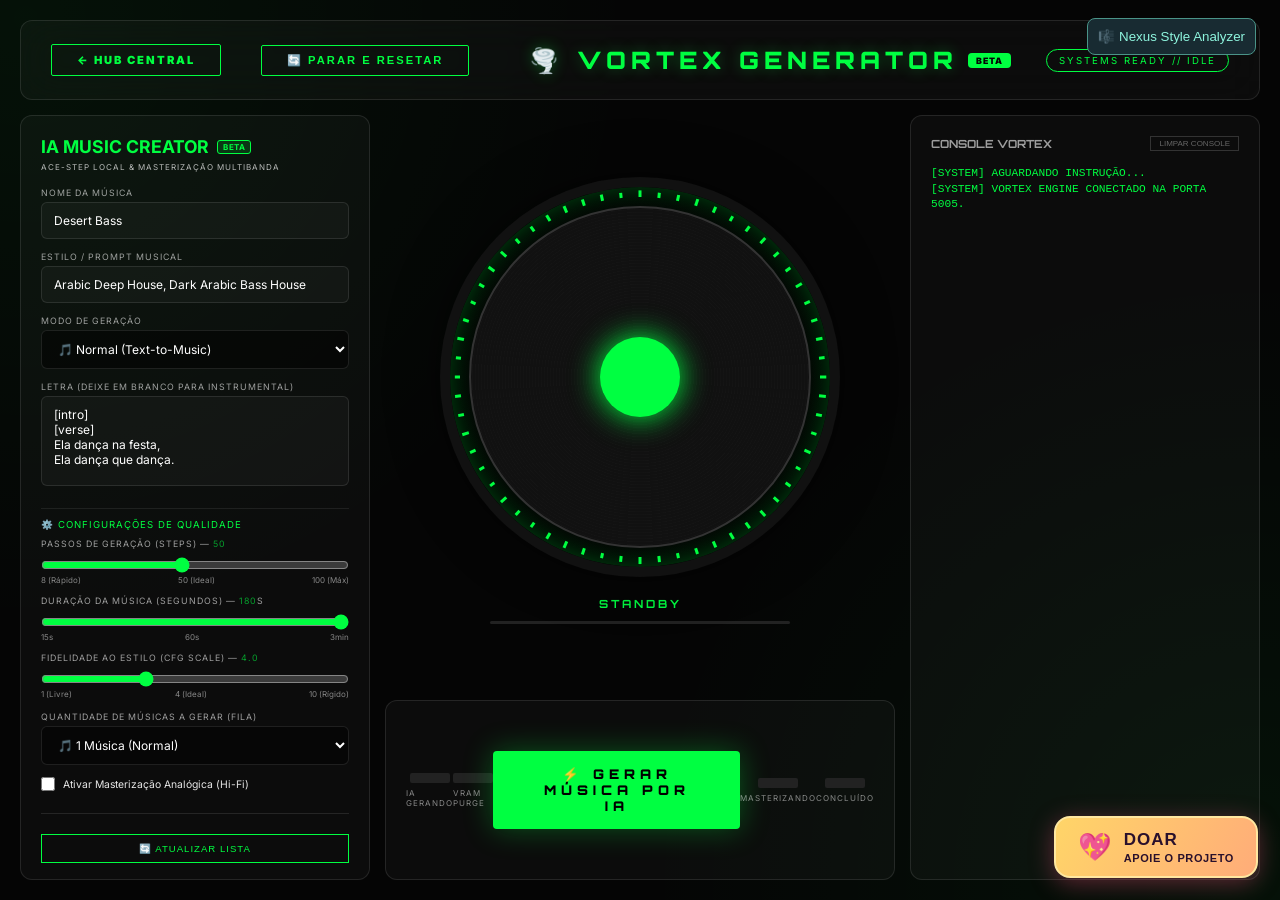
<file: nexus/client/dj_studio.html>
<!DOCTYPE html>
<html lang="pt-br">
<head>
    <meta charset="UTF-8">
    <meta name="viewport" content="width=device-width, initial-scale=1.0">
    <title>CRIADOR DE MÚSICA LOCAL // VORTEX ENGINE</title>
    <link href="https://fonts.googleapis.com/css2?family=Orbitron:wght@400;700;900&family=Inter:wght@300;600&display=swap" rel="stylesheet">
    <link rel="stylesheet" href="css/dj_studio.css">
    <style>
        .dj-input, .dj-textarea {
            width: 100%;
            background: rgba(255, 255, 255, 0.03);
            border: 1px solid var(--border);
            color: #fff;
            padding: 10px 12px;
            border-radius: 6px;
            margin-bottom: 12px;
            font-size: 0.75rem;
            transition: 0.3s;
            font-family: 'Inter', sans-serif;
        }
        .dj-input:focus, .dj-textarea:focus {
            border-color: var(--accent);
            outline: none;
            box-shadow: 0 0 10px var(--accent-glow);
            background: rgba(255, 255, 255, 0.06);
        }
        .dj-textarea {
            height: 90px;
            resize: none;
        }
        label {
            font-size: 0.55rem;
            text-transform: uppercase;
            letter-spacing: 1px;
            opacity: 0.6;
            margin-bottom: 4px;
            display: block;
        }
        .audio-player-container {
            margin-top: 15px;
            width: 100%;
            display: none;
            background: rgba(255,255,255,0.02);
            border: 1px solid var(--border);
            padding: 10px;
            border-radius: 8px;
        }
        audio {
            width: 100%;
            height: 30px;
            outline: none;
        }
    </style>
</head>
<body>

    <div class="maestro-container">
        
        <header>
            <div style="display: flex; align-items: center;">
                <a href="nexus_premium.html" class="back-btn">← HUB CENTRAL</a>
                <button onclick="stopAndRefresh()" class="back-btn" style="background: none; cursor: pointer; margin-left: 10px;">🔄 PARAR E RESETAR</button>
                <div class="logo" style="margin-left: 30px; display: inline-flex; align-items: center; gap: 10px;">
                    🌪️ VORTEX GENERATOR 
                    <span style="font-size: 0.55rem; background: var(--accent); color: #050505; padding: 2px 8px; border-radius: 4px; font-weight: 900; letter-spacing: 1px; text-shadow: none; font-family: 'Inter', sans-serif; vertical-align: middle;">BETA</span>
                </div>
            </div>
            <div class="status-badge" id="system-status">SYSTEMS READY // IDLE</div>
        </header>

        <!-- MUSIC MAKER PANEL -->
        <aside class="panel-tracks">
            <h2 style="font-size: 1.1rem; color: var(--accent); margin-bottom: 5px; display: flex; align-items: center; gap: 8px;">
                IA MUSIC CREATOR 
                <span style="font-size: 0.5rem; background: rgba(0, 255, 65, 0.15); color: var(--accent); border: 1px solid var(--accent); padding: 1px 5px; border-radius: 3px; font-weight: bold; letter-spacing: 0.5px;">BETA</span>
            </h2>
            <p style="font-size: 0.5rem; opacity: 0.7; text-transform: uppercase; letter-spacing: 1px; margin-bottom: 15px;">ACE-Step Local & Masterização Multibanda</p>
            
            <div style="display: flex; flex-direction: column;">
                <label>Nome da Música</label>
                <input id="song-title" type="text" placeholder="Ex: Desert Bass" class="dj-input" value="Desert Bass">
                
                <label>Estilo / Prompt Musical</label>
                <input id="song-style" type="text" placeholder="Ex: Arabic Deep House, Dark Arabic Bass House" class="dj-input" value="Arabic Deep House, Dark Arabic Bass House">
                
                <label>Modo de Geração</label>
                <select id="generation-mode" class="dj-input" onchange="toggleGenerationMode()" style="background: rgba(0,0,0,0.5); color: #fff;">
                    <option value="text2music">🎵 Normal (Text-to-Music)</option>
                    <option value="cover">🔄 Cover fiel (Experimental)</option>
                    <option value="extend">⏩ Extended — somente a parte nova</option>
                </select>

                <!-- Campos dinâmicos para Remix/Extended -->
                <div id="source-audio-container" style="display: none; border-left: 2px solid var(--accent); padding-left: 10px; margin-bottom: 10px;">
                    <label>Música Base (Origem)</label>
                    <select id="source-audio-select" class="dj-input" onchange="updateSourceHint()" style="background: rgba(0,0,0,0.5); color: #fff;">
                        <!-- Será preenchido dinamicamente -->
                    </select>

                    <div style="margin-top: 10px; margin-bottom: 10px; border-top: 1px solid rgba(255,255,255,0.06); padding-top: 8px;">
                        <label>Ou Enviar do PC (Forró, Funk, etc.)</label>
                        <div style="display: flex; gap: 8px; align-items: center;">
                            <input type="file" id="local-audio-file" accept="audio/*" onchange="updateSourceHint()" class="dj-input" style="padding: 6px; font-size: 0.65rem; margin-bottom: 0; flex: 1;">
                            <button onclick="uploadLocalAudio()" class="back-btn" style="padding: 8px 12px; font-size: 0.65rem; background: rgba(255,255,255,0.05); color: #fff; border: 1px solid rgba(255,255,255,0.1); border-radius: 4px; cursor: pointer; white-space: nowrap; height: 32px; display: flex; align-items: center; justify-content: center;">
                                📁 CARREGAR
                            </button>
                        </div>
                    </div>

                    <p id="source-reference-note" role="status" style="font-size:0.7rem; overflow-wrap:anywhere;"></p>
                    <div id="cover-strength-container" style="display: none;">
                        <label>Força do Remix / Cover (0.1 - 0.9)</label>
                        <input id="cover-strength" type="range" min="0.1" max="0.9" step="0.1" value="0.6" style="width: 100%; margin: 8px 0;" oninput="document.getElementById('cover-strength-val').innerText = this.value">
                        <span id="cover-strength-val" style="font-size: 0.6rem; color: var(--accent); display: block; margin-bottom: 8px;">0.6</span>
                    </div>

                    <div id="extend-time-container" style="display: none;">
                        <p style="font-size:0.7rem;">Usa 30 segundos aleatórios do meio da referência (mínimo 40 s). Escolha abaixo a duração da música nova; a referência não aparece no resultado.</p>
                    </div>
                </div>
                
                <label>Letra (Deixe em branco para Instrumental)</label>
                <textarea id="song-lyrics" placeholder="[intro]\n[verse]\nLetra aqui...\n[chorus]\nRefrão..." class="dj-textarea">[intro]
[verse]
Ela dança na festa,
Ela dança que dança.</textarea>

                <!-- CONTROLES DE QUALIDADE -->
                <div style="border-top: 1px solid rgba(255,255,255,0.08); margin: 10px 0 8px; padding-top: 10px;">
                    <label style="color: var(--accent); opacity: 1; font-size: 0.6rem; margin-bottom: 8px; display: block;">⚙️ CONFIGURAÇÕES DE QUALIDADE</label>

                    <label>Passos de Geração (Steps) — <span id="steps-val" style="color:var(--accent)">50</span></label>
                    <input id="gen-steps" type="range" min="8" max="100" step="1" value="50"
                        style="width:100%; margin:4px 0 10px; accent-color:var(--accent);"
                        oninput="document.getElementById('steps-val').innerText=this.value">
                    <div style="display:flex; justify-content:space-between; font-size:0.5rem; opacity:0.5; margin-top:-8px; margin-bottom:10px;">
                        <span>8 (Rápido)</span><span>50 (Ideal)</span><span>100 (Máx)</span>
                    </div>

                    <label><span id="duration-label">Duração da Música (segundos)</span> — <span id="duration-val" style="color:var(--accent)">180</span>s</label>
                    <input id="gen-duration" type="range" min="15" max="180" step="5" value="180"
                        style="width:100%; margin:4px 0 10px; accent-color:var(--accent);"
                        oninput="document.getElementById('duration-val').innerText=this.value">
                    <div style="display:flex; justify-content:space-between; font-size:0.5rem; opacity:0.5; margin-top:-8px; margin-bottom:10px;">
                        <span>15s</span><span>60s</span><span>3min</span>
                    </div>

                    <label>Fidelidade ao Estilo (CFG Scale) — <span id="cfg-val" style="color:var(--accent)">4.0</span></label>
                    <input id="gen-cfg" type="range" min="1" max="10" step="0.5" value="4"
                        style="width:100%; margin:4px 0 10px; accent-color:var(--accent);"
                        oninput="document.getElementById('cfg-val').innerText=parseFloat(this.value).toFixed(1)">
                    <div style="display:flex; justify-content:space-between; font-size:0.5rem; opacity:0.5; margin-top:-8px; margin-bottom:4px;">
                        <span>1 (Livre)</span><span>4 (Ideal)</span><span>10 (Rígido)</span>
                    </div>
                </div>

                <label>Quantidade de Músicas a Gerar (Fila)</label>
                <select id="batch-count" class="dj-input" style="background: rgba(0,0,0,0.5); color: #fff; margin-bottom: 12px;">
                    <option value="1">🎵 1 Música (Normal)</option>
                    <option value="2">👥 2 Músicas (Em fila)</option>
                    <option value="4">🎚️ 4 Músicas (Em fila)</option>
                </select>

                <div style="display: flex; align-items: center; margin-bottom: 12px;">
                    <input id="enable-mastering" type="checkbox" style="margin-right: 8px; width: 14px; height: 14px; accent-color: var(--accent); cursor: pointer;" onchange="document.getElementById('upscale-steps-container').style.display = this.checked ? 'block' : 'none'">
                    <label for="enable-mastering" style="margin-bottom: 0; cursor: pointer; font-size: 0.65rem; opacity: 0.9; text-transform: none; letter-spacing: 0;">Ativar Masterização Analógica (Hi-Fi)</label>
                </div>
                
                <div id="upscale-steps-container" style="display: none; border-left: 2px solid var(--accent); padding-left: 10px; margin-bottom: 12px; margin-left: 10px;">
                    <label>Velocidade / Qualidade do Upscale (AudioSR)</label>
                    <select id="upscale-steps" class="dj-input" style="background: rgba(0,0,0,0.5); color: #fff; margin-bottom: 0;">
                        <option value="15">⚡ Ultra Rápido (15 passos - 3.3x mais rápido)</option>
                        <option value="25" selected>⚖️ Equilibrado (25 passos - 2x mais rápido)</option>
                        <option value="50">✨ Qualidade Estúdio (50 passos - padrão lento)</option>
                    </select>
                </div>
            </div>
            
            <div style="flex: 1; overflow-y: auto; padding-right: 5px; margin-top: 10px; border-top: 1px solid var(--border); padding-top: 10px;">
                <h3>MÚSICAS GERADAS (HISTÓRICO)</h3>
                <div id="track-list">
                    <div class="track-item" style="font-size: 0.6rem; opacity: 0.5;">Buscando músicas...</div>
                </div>
            </div>
            
            <button onclick="loadGeneratedSongs()" style="margin-top: 10px; width: 100%; background: none; border: 1px solid var(--accent); color: var(--accent); padding: 8px; cursor: pointer; font-size: 0.6rem; text-transform: uppercase; letter-spacing: 1px;">🔄 ATUALIZAR LISTA</button>
        </aside>

        <!-- VISUALIZER / TURNTABLE -->
        <main class="visualizer-area">
            <div class="turntable" id="turntable">
                <canvas id="visualizer-canvas"></canvas>
                <div class="turntable-vinyl">
                    <div class="turntable-core"></div>
                </div>
            </div>
            <div style="margin-top: 20px; text-align: center; display: flex; flex-direction: column; align-items: center; width: 100%;">
                <h4 id="now-playing" style="font-family: 'Orbitron'; letter-spacing: 3px; font-size: 0.7rem; color: var(--accent);">STANDBY</h4>
                <div id="progress-bar" style="width: 300px; height: 3px; background: #222; margin-top: 10px; border-radius: 2px; overflow: hidden;">
                    <div id="progress-fill" style="width: 0%; height: 100%; background: var(--accent); transition: 0.3s;"></div>
                </div>
                
                <!-- PLAYBACK CONTAINER -->
                <div class="audio-player-container" id="player-container">
                    <audio id="audio-player" controls></audio>
                </div>
            </div>
        </main>

        <!-- BRAIN LOG -->
        <aside class="panel-brain">
            <div style="display: flex; justify-content: space-between; align-items: center; margin-bottom: 15px;">
                <h3 style="font-family: 'Orbitron'; font-size: 0.7rem; opacity: 0.6; margin: 0;">CONSOLE VORTEX</h3>
                <button onclick="document.getElementById('brain-log').innerHTML=''" style="background:none; border:1px solid #333; color:#666; font-size:0.5rem; cursor:pointer; padding:2px 8px;">LIMPAR CONSOLE</button>
            </div>
            <div id="brain-log">
                [SYSTEM] AGUARDANDO INSTRUÇÃO...<br>
                [SYSTEM] VORTEX ENGINE CONECTADO NA PORTA 5005.
            </div>
        </aside>

        <!-- CONTROL DECK -->
        <section class="control-deck">
            <div class="fx-indicator">
                <div class="fx-light" id="fx-generation"></div>
                <div class="fx-label">IA GERANDO</div>
            </div>
            <div class="fx-indicator">
                <div class="fx-light" id="fx-vram-purge"></div>
                <div class="fx-label">VRAM PURGE</div>
            </div>
            
            <button class="btn-ignition" onclick="generateMusic()">⚡ GERAR MÚSICA POR IA</button>

            <div class="fx-indicator">
                <div class="fx-light" id="fx-mastering"></div>
                <div class="fx-label">MASTERIZANDO</div>
            </div>
            <div class="fx-indicator">
                <div class="fx-light" id="fx-completed"></div>
                <div class="fx-label">CONCLUÍDO</div>
            </div>
        </section>

    </div>

    <button id="open-styles" class="styles-launch">🎼 Nexus Style Analyzer</button>
    <dialog id="styles-dialog" aria-labelledby="styles-heading">
        <header><h2 id="styles-heading">Nexus Style Analyzer · experimental</h2><button id="styles-close">Fechar</button></header>
        <p>Open-Unmix e SheetSage2 usam a GPU quando selecionados; BPM, grade e extração de descritores continuam na CPU. Ouça cada trecho para conferir os padrões detectados.</p>
        <form id="styles-form">
            <label>Música de referência <input name="audio" type="file" accept="audio/*" required></label>
            <label>Nome do Style <input name="name" maxlength="100" placeholder="Meu Style" required></label>
            <details><summary>Ajustar grade / score opcional</summary>
                <label>Processamento <select name="device"><option value="gpu" selected>GPU NVIDIA (preferencial, limite VRAM 90%)</option><option value="cpu">CPU (alternativa)</option></select></label>
                <label>Separador de stems <select name="separator"><option value="openunmix">Open-Unmix (GPU quando disponível)</option></select></label>
                <p>Deixe vazio para estimar. Se os compassos estiverem deslocados, informe o primeiro tempo forte e analise novamente.</p>
                <label>BPM <input name="bpm" type="number" min="40" max="240" step="0.1"></label>
                <label>Compasso <select name="meter"><option value="">Estimar 3/4 ou 4/4</option><option value="2">2/4</option><option value="3">3/4</option><option value="4">4/4</option><option value="5">5/4</option><option value="7">7/4</option></select></label>
                <label>Primeiro tempo forte (segundos) <input name="offset" type="number" min="0" max="30" step="0.01"></label>
                <label><input name="sheetsage" type="checkbox" value="true"> Analisar acordes, tonalidade, melodia e estrutura com SheetSage2</label>
                <p>SheetSage2, quando ativado e instalado, usa CUDA. RAM e VRAM são monitoradas; a tarefa para se qualquer uma atingir 90% ou se o processo passar de 3,5 GiB de RAM.</p>
                <p id="styles-model-info"></p>
            </details>
            <button id="styles-analyze" type="submit">Analisar Style</button>
            <button id="styles-cancel" type="button" disabled>Cancelar análise</button>
        </form>
        <p id="styles-status" role="status" aria-live="polite">Modo seguro: GPU para Open-Unmix quando selecionada, prioridade reduzida, até metade dos núcleos, 128 MB / 5 min. Inicia com margem projetada e interrompe ao atingir 90% de RAM/VRAM ou 3,5 GiB no worker; exige 2 GB de disco livre. Sem leitura VRAM via nvidia-smi, a análise não inicia.</p>
        <progress id="styles-progress" max="100" value="0"></progress>
        <label>Styles salvos <select id="styles-saved"><option value="">Selecione…</option></select></label>
        <button id="styles-refresh" type="button">Atualizar lista</button>
        <div id="styles-summary"></div>
        <div id="styles-timeline" aria-label="Timeline dos padrões"></div>
        <p id="styles-evidence"></p>
        <label>Ouvir faixa <select id="styles-track"><option value="drums">Bateria</option><option value="reference">Referência completa</option><option value="bass">Baixo</option><option value="vocals">Voz</option><option value="other">Outros instrumentos</option></select></label>
        <label><input id="styles-context" type="checkbox" checked> Incluir 2 segundos antes/depois</label>
        <audio id="styles-player" controls preload="metadata"></audio>
        <a id="styles-download" hidden>Baixar style.json</a>
    </dialog>
    <link rel="stylesheet" href="css/dj_styles.css">
    <script src="js/dj_studio.js"></script>
    <script src="js/dj_styles.js"></script>
    <script src="js/donation_widget.js"></script>
</body>
</html>
</file>
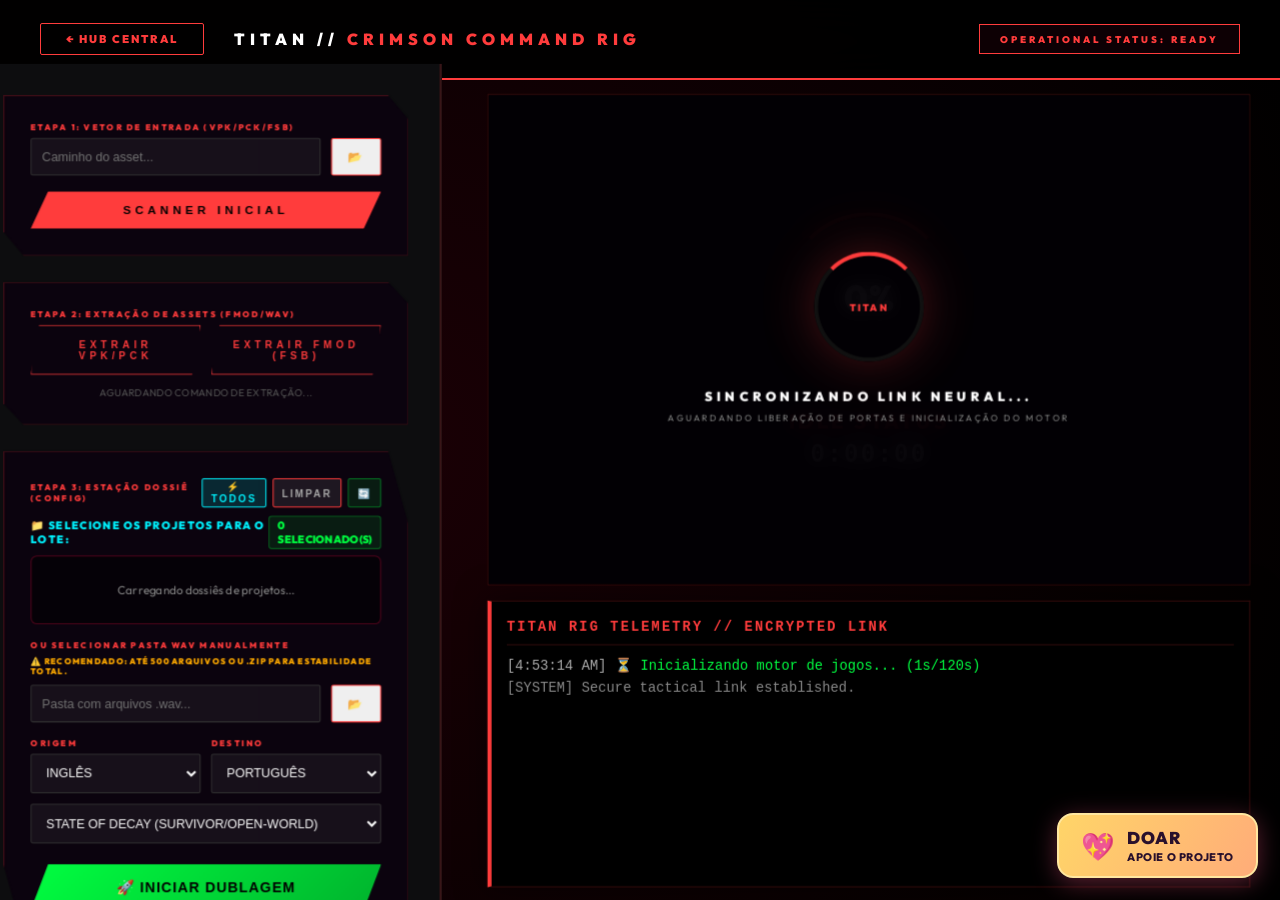
<file: nexus/client/games_studio.html>
<!DOCTYPE html>
<html lang="pt-br">
<head>
    <meta charset="UTF-8">
    <meta name="viewport" content="width=device-width, initial-scale=1.0">
    <title>TITAN // CRIMSON COMMAND RIG</title>
    <link href="https://fonts.googleapis.com/css2?family=Outfit:wght@300;600;900&display=swap" rel="stylesheet">
    <link rel="stylesheet" href="css/games_studio.css">
</head>
<body>

    <div class="rig-background"></div>

    <div class="crimson-world">
        <!-- HEADER HUD -->
        <div class="hud-header">
            <div style="display: flex; align-items: center; gap: 30px;">
                <a href="nexus_premium.html" class="back-btn">← HUB CENTRAL</a>
                <div style="font-weight: 900; letter-spacing: 5px; font-size: 1rem; color: #fff;">
                    TITAN // <span style="color: var(--accent)">CRIMSON COMMAND RIG</span>
                </div>
            </div>
            <div style="border: 1px solid var(--accent); color: var(--accent); padding: 8px 20px; font-size: 0.6rem; font-weight: 900; letter-spacing: 3px; background: rgba(255,18,79,0.05);">
                OPERATIONAL STATUS: READY
            </div>
        </div>

        <!-- THE RACK (SIDEBAR) -->
        <div class="tactical-rack">
            
            <!-- ETAPA 1: SCANNER -->
            <div class="rig-module">
                <label>ETAPA 1: VETOR DE ENTRADA (VPK/PCK/FSB)</label>
                <div style="display: flex; gap: 10px;">
                    <input type="text" id="asset-path" placeholder="Caminho do asset..." style="margin-bottom: 0;">
                    <button class="back-btn" style="padding: 0 15px;" onclick="selecionarArquivo('asset-path', 'Arquivos de Jogo|*.vpk;*.pck;*.fsb;*.fev')">📂</button>
                </div>
                <button class="btn-rig" style="margin-top: 15px; font-size: 0.7rem;" onclick="executar('analisar')">SCANNER INICIAL</button>
            </div>

            <!-- ETAPA 2: EXTRAÇÃO FMOD/QUICKBMS -->
            <div class="rig-module">
                <label>ETAPA 2: EXTRAÇÃO DE ASSETS (FMOD/WAV)</label>
                <div style="display: grid; grid-template-columns: 1fr 1fr; gap: 10px;">
                    <button class="btn-rig" style="font-size: 0.6rem; background: transparent; border: 1px solid var(--accent); color: var(--accent);" onclick="executar('extrair')">EXTRAIR VPK/PCK</button>
                    <button class="btn-rig" style="font-size: 0.6rem; background: transparent; border: 1px solid var(--accent); color: var(--accent);" onclick="executar('fmod_extract')">EXTRAIR FMOD (FSB)</button>
                </div>
                <div id="extraction-status" style="font-size: 0.6rem; color: #555; margin-top: 10px; text-align: center;">AGUARDANDO COMANDO DE EXTRAÇÃO...</div>
            </div>

            <!-- ETAPA 3: CONFIG & DUBLAGEM -->
            <div class="rig-module">
                <div style="display: flex; justify-content: space-between; align-items: center; margin-bottom: 8px;">
                    <label style="margin-bottom: 0;">ETAPA 3: ESTAÇÃO DOSSIÊ (CONFIG)</label>
                    <div style="display: flex; gap: 6px;">
                        <button type="button" class="back-btn" style="padding: 2px 8px; font-size: 0.6rem; background: rgba(0, 243, 255, 0.15); color: #00f3ff; border: 1px solid #00f3ff; cursor: pointer;" onclick="toggleSelectAllProjects(true)">⚡ TODOS</button>
                        <button type="button" class="back-btn" style="padding: 2px 8px; font-size: 0.6rem; background: rgba(255, 255, 255, 0.08); color: #aaa; cursor: pointer;" onclick="toggleSelectAllProjects(false)">LIMPAR</button>
                        <button type="button" class="back-btn" style="padding: 2px 8px; font-size: 0.6rem; background: rgba(0, 255, 65, 0.1); color: #00ff41; border: 1px solid rgba(0,255,65,0.4); cursor: pointer;" onclick="refreshProjectsList(); logToTerminal('🔄 Status dos projetos atualizado!', 'success');" title="Atualizar Status dos Projetos">🔄</button>
                    </div>
                </div>

                <div style="margin-bottom: 15px;">
                    <div style="display: flex; justify-content: space-between; align-items: center; margin-bottom: 6px;">
                        <span style="color: #00f3ff; font-size: 0.65rem; font-weight: 900; letter-spacing: 1px;">📁 SELECIONE OS PROJETOS PARA O LOTE:</span>
                        <span id="selected-projects-badge" style="color: #00ff41; font-size: 0.65rem; font-weight: 900; background: rgba(0,255,65,0.1); padding: 2px 8px; border-radius: 3px; border: 1px solid rgba(0,255,65,0.3);">0 SELECIONADO(S)</span>
                    </div>

                    <!-- Container Visual de Cards com Scroll -->
                    <div id="project-cards-container" style="max-height: 300px; overflow-y: auto; display: flex; flex-direction: column; gap: 10px; border: 1px solid rgba(255, 18, 79, 0.3); border-radius: 6px; padding: 10px; background: rgba(0,0,0,0.5);">
                        <div style="color: #888; font-size: 0.7rem; text-align: center; padding: 15px;">Carregando dossiês de projetos...</div>
                    </div>

                    <!-- Select Oculto para Manter 100% de Compatibilidade -->
                    <select id="project-selector" multiple style="display: none;">
                        <option value="">SELECIONE O PROJETO...</option>
                    </select>
                </div>
                
                <div style="margin-bottom: 15px;">
                    <label>OU SELECIONAR PASTA WAV MANUALMENTE</label>
                    <div style="color: #ffaa00; font-size: 0.5rem; font-weight: 900; margin-bottom: 8px; letter-spacing: 1px;">⚠️ RECOMENDADO: ATÉ 500 ARQUIVOS OU .ZIP PARA ESTABILIDADE TOTAL.</div>
                    <div style="display: flex; gap: 10px;">
                        <input type="text" id="manual-wav-path" placeholder="Pasta com arquivos .wav..." style="margin-bottom: 0;">
                        <button class="back-btn" style="padding: 0 15px;" onclick="selecionarPasta('manual-wav-path')">📂</button>
                    </div>
                    <div id="folder-preview-info" style="display: none;"></div>
                </div>

                <div style="display: grid; grid-template-columns: 1fr 1fr; gap: 10px;">
                    <div>
                        <label>ORIGEM</label>
                        <select id="src-lang">
                            <option value="auto">AUTO</option>
                            <option value="en" selected>INGLÊS</option>
                            <option value="pt">PORTUGUÊS</option>
                            <option value="es">ESPANHOL</option>
                            <option value="fr">FRANCÊS</option>
                            <option value="de">ALEMÃO</option>
                            <option value="it">ITALIANO</option>
                            <option value="ja">JAPONÊS</option>
                            <option value="zh">CHINÊS</option>
                        </select>
                    </div>
                    <div>
                        <label>DESTINO</label>
                        <select id="target-lang">
                            <option value="pt" selected>PORTUGUÊS</option>
                            <option value="en">INGLÊS</option>
                            <option value="es">ESPANHOL</option>
                            <option value="fr">FRANCÊS</option>
                            <option value="de">ALEMÃO</option>
                            <option value="it">ITALIANO</option>
                            <option value="ja">JAPONÊS</option>
                            <option value="zh">CHINÊS</option>
                        </select>
                    </div>
                </div>
                <select id="game-profile">
                    <option value="state_of_decay">STATE OF DECAY (SURVIVOR/OPEN-WORLD)</option>
                    <option value="cod">CALL OF DUTY (AÇÃO MILITAR)</option>
                    <option value="xcom">XCOM / SCI-FI (TÁTICO)</option>
                    <option value="the_bureau">XCOM THE BUREAU (VINTAGE/TACTICAL)</option>
                </select>
                <button class="btn-rig" onclick="executar('dublar_inteligente')" id="btn-iniciar" style="background: linear-gradient(135deg, #00ff41, #00b32d); color: #000; font-weight: 900; padding: 14px; font-size: 0.85rem; letter-spacing: 1px; box-shadow: 0 0 15px rgba(0, 255, 65, 0.4); margin-top: 10px;">🚀 INICIAR DUBLAGEM</button>
                <button class="btn-rig" onclick="executar('dublar_inteligente')" id="btn-continuar" style="display: none; background: #ffaa00; margin-top: 10px; box-shadow: 0 0 20px rgba(255, 170, 0, 0.4);">CONTINUAR DUBLAGEM</button>
                <button class="btn-rig" onclick="retomarUltimaFila()" id="btn-retomar-fila" style="display: none; background: linear-gradient(135deg, #00f3ff, #0099cc); color: #000; font-weight: 900; padding: 14px; font-size: 0.85rem; letter-spacing: 1px; box-shadow: 0 0 20px rgba(0, 243, 255, 0.5); margin-top: 10px; border: 1px solid #fff;">⚡ RETOMAR ÚLTIMA FILA EM LOTE</button>
            </div>

            <!-- ETAPA 4: REPACK -->
            <div class="rig-module">
                <label>ETAPA 4: INJEÇÃO & REPACK</label>
                <div style="margin-bottom: 15px;">
                    <label>CAMINHO FERRAMENTA FMOD (OPCIONAL)</label>
                    <div style="display: flex; gap: 10px;">
                        <input type="text" id="fmod-tool-path" placeholder="Caminho do FMOD Designer/Banker..." style="margin-bottom: 0;">
                        <button class="back-btn" style="padding: 0 15px;" onclick="selecionarArquivo('fmod-tool-path', 'FMOD Tool|*.exe')">📂</button>
                    </div>
                </div>
                
                <div style="display: flex; gap: 10px; margin-bottom: 15px;">
                    <input type="text" id="dubbed-folder" placeholder="Pasta com áudios dublados..." style="margin-bottom: 0;">
                    <button class="back-btn" style="padding: 0 15px;" onclick="selecionarPasta('dubbed-folder')">📂</button>
                </div>

                <div style="display: grid; grid-template-columns: 1fr 1fr; gap: 10px;">
                    <button class="btn-rig" onclick="executar('repack')">REPACK VPK/PCK</button>
                    <button class="btn-rig" style="background: #fff; color: #000;" onclick="executar('fmod_repack')">REPACK FMOD</button>
                </div>
            </div>

            <div id="global-correction-panel" data-kind="games"></div>

        </div>

        <!-- THE MONITOR (MAIN) -->
         <div class="tactical-monitor">
            <div class="monitor-core">
                <!-- LOADER OVERLAY (v2026.AUTO_LOCK) -->
                <div id="engine-loader-overlay" style="position: absolute; top: 0; left: 0; width: 100%; height: 100%; background: rgba(3,0,5,0.95); display: flex; flex-direction: column; align-items: center; justify-content: center; z-index: 9999; backdrop-filter: blur(10px); transition: opacity 0.5s ease;">
                    <div style="position: relative; width: 100px; height: 100px; display: flex; align-items: center; justify-content: center; margin-bottom: 20px;">
                        <div class="progress-circle spinning-circle" style="border-top-color: var(--accent); width: 100px; height: 100px; position: absolute; margin-bottom: 0;"></div>
                        <div style="font-size: 0.6rem; font-weight: 900; letter-spacing: 2px; color: var(--accent); z-index: 10;">TITAN</div>
                    </div>
                    <div style="font-weight: 900; color: #fff; letter-spacing: 4px; font-size: 0.8rem; text-transform: uppercase; margin-top: 10px;">Sincronizando Link Neural...</div>
                    <div style="color: #888; font-size: 0.55rem; letter-spacing: 2px; margin-top: 8px; text-transform: uppercase;">Aguardando liberação de portas e inicialização do motor</div>
                </div>

                <div class="progress-circle">
                    <div class="percent-tag" id="percent-text" style="font-size: 2.2rem; font-weight: 900;">0%</div>
                </div>
                <div id="current-step-text" style="font-weight: 900; color: var(--accent); letter-spacing: 3px; font-size: 1.25rem; text-align: center; text-transform: uppercase; margin-top: 10px;">IDLE STATUS</div>
                
                <!-- [v2026.TIMER] Cronômetro de Performance Titan -->
                <div id="titan-timer" style="font-family: 'Consolas', monospace; font-size: 1.5rem; font-weight: 900; color: #fff; margin-top: 6px; letter-spacing: 2px; opacity: 0.9;">0:00:00</div>
                
                <div id="project-progress-area" style="display: none; width: 100%; margin-top: 30px; transform: translateZ(30px);">
                    <div style="display: flex; justify-content: space-between; margin-bottom: 12px; align-items: flex-end;">
                        <div id="active-tool-badge" style="background: #00ff41; color: #000; padding: 7px 18px; font-weight: 900; font-size: 0.95rem; letter-spacing: 2px; clip-path: polygon(10% 0, 100% 0, 90% 100%, 0 100%);">PRONTO (ONLINE)</div>
                        <div id="segment-counter" style="color: #00f3ff; font-weight: 900; font-size: 1.45rem; letter-spacing: 2px; text-shadow: 0 0 12px rgba(0,243,255,0.6); font-family: 'Consolas', monospace;">000 / 000</div>
                    </div>
                    <div style="width: 100%; height: 14px; background: rgba(255,255,255,0.05); border: 1px solid rgba(255,60,60,0.2); position: relative; overflow: hidden; border-radius: 4px;">
                        <div id="dynamic-progress-bar" style="width: 0%; height: 100%; background: linear-gradient(90deg, #ff124f, #ff3c3c, #00ff41); box-shadow: 0 0 30px var(--accent-glow); transition: 0.4s cubic-bezier(0.17, 0.67, 0.83, 0.67);"></div>
                    </div>
                    <div id="status-msg-detail" style="font-size: 0.95rem; color: #ffffff; background: rgba(255, 18, 79, 0.12); border-left: 4px solid var(--accent); padding: 10px 15px; margin-top: 15px; text-align: left; letter-spacing: 1px; font-weight: 800; text-transform: uppercase; border-radius: 4px;">ESTABELECENDO LINK NEURAL...</div>
                </div>
            </div>

            <div class="telemetry-console" id="console-container">
                <div style="border-bottom: 1px solid var(--border); padding-bottom: 5px; margin-bottom: 10px; font-weight: 900; letter-spacing: 2px;">
                    TITAN RIG TELEMETRY // ENCRYPTED LINK
                </div>
                <div id="manual-logs">
                    <div style="color: #888;">[SYSTEM] Secure tactical link established.</div>
                </div>
                <pre id="console-log" style="margin: 0; white-space: pre-wrap; color: var(--accent);"></pre>
            </div>
        </div>

    </div>

    <script src="js/games_studio.js"></script>
    <script src="js/correction_panel.js"></script>
    <script src="js/donation_widget.js"></script>
</body>
</html>
</file>
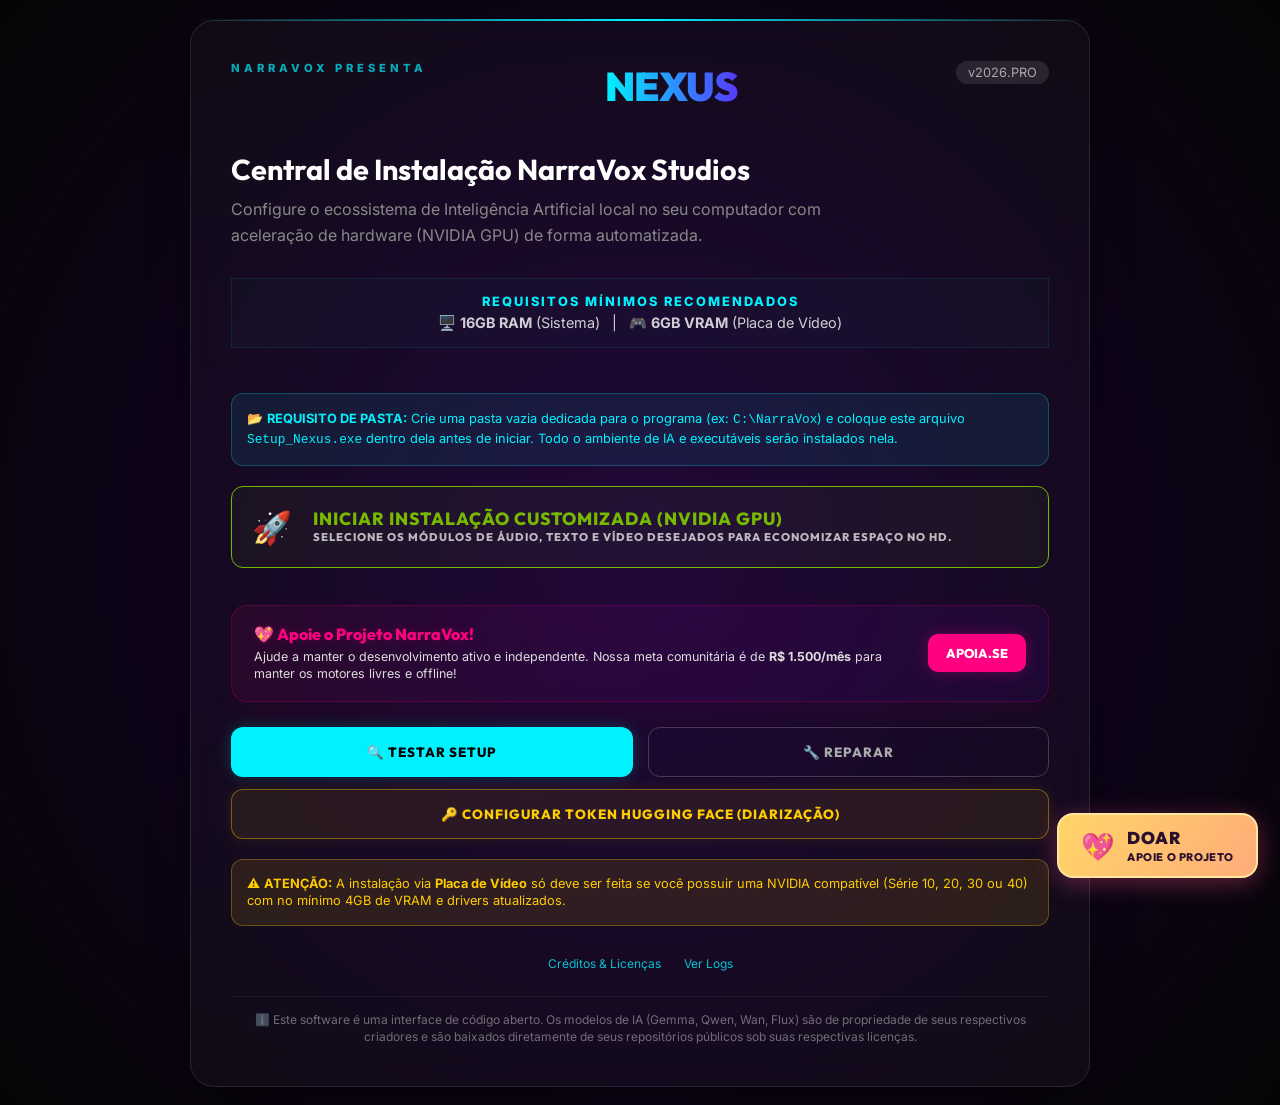
<file: nexus/client/installer_ui.html>
<!DOCTYPE html>
<html lang="pt-br">
<head>
    <meta charset="UTF-8">
    <meta name="viewport" content="width=device-width, initial-scale=1.0">
    <title>Nexus AI - Setup Professional</title>
    <link href="https://fonts.googleapis.com/css2?family=Inter:wght@300;400;600;800&family=Outfit:wght@300;600;900&display=swap" rel="stylesheet">
    <link rel="stylesheet" href="css/installer_ui.css">
</head>
<body>
    <div class="container">
        <div class="loader"></div>
        <div class="header">
            <div style="font-size: 0.7rem; color: var(--primary); font-weight: 800; letter-spacing: 4px; text-transform: uppercase; margin-bottom: 5px; opacity: 0.7;">NARRAVOX PRESENTA</div>
            <div class="logo" style="font-size: 2.5rem; letter-spacing: -1px;">NEXUS <span style="font-weight: 300; opacity: 0.8;">AI</span></div>
            <div class="version">v2026.PRO</div>
        </div>

        <div class="content" id="main-content">
            <h2>Central de Instalação NarraVox Studios</h2>
            <p>Configure o ecossistema de Inteligência Artificial local no seu computador com aceleração de hardware (NVIDIA GPU) de forma automatizada.</p>

            <div class="system-check" style="border: 1px solid rgba(0, 242, 255, 0.1); background: rgba(0, 242, 255, 0.02);">
                <div style="padding: 15px; width: 100%; text-align: center;">
                    <div style="font-size: 0.8rem; color: var(--primary); font-weight: 800; text-transform: uppercase; letter-spacing: 2px; margin-bottom: 5px;">Requisitos Mínimos Recomendados</div>
                    <div style="font-size: 0.9rem; color: #fff; opacity: 0.8;">
                        🖥️ <b>16GB RAM</b> (Sistema) &nbsp; | &nbsp; 🎮 <b>6GB VRAM</b> (Placa de Vídeo)
                    </div>
                </div>
            </div>
            
            <div id="dir-warning-box" style="background: rgba(0, 242, 255, 0.08); border: 1px solid rgba(0, 242, 255, 0.25); padding: 15px; border-radius: 12px; margin-top: 15px; margin-bottom: 20px; color: #00f2ff; font-size: 0.8rem; line-height: 1.5; text-align: left;">
                📂 <b>REQUISITO DE PASTA:</b> Crie uma pasta vazia dedicada para o programa (ex: <code>C:\NarraVox</code>) e coloque este arquivo <code>Setup_Nexus.exe</code> dentro dela antes de iniciar. Todo o ambiente de IA e executáveis serão instalados nela.
            </div>
            
            <div class="action-grid" style="margin-bottom: 25px;">
                <button class="btn mode-btn" onclick="showSelectionScreen()" style="width:100%; padding: 20px; border: 1px solid #76b900; background: rgba(118, 185, 0, 0.05); color: white; text-align: left; display: block; margin-bottom: 12px;">
                    <div style="font-size: 2rem; float: left; margin-right: 20px;">🚀</div>
                    <div style="overflow: hidden;">
                        <div style="font-size: 1.1rem; font-weight: 800; color: #76b900;">INICIAR INSTALAÇÃO CUSTOMIZADA (NVIDIA GPU)</div>
                        <div style="font-size: 0.7rem; opacity: 0.7;">Selecione os módulos de áudio, texto e vídeo desejados para economizar espaço no HD.</div>
                    </div>
                </button>
            </div>

            <!-- CARD DE APOIO / CROWDFUNDING PREMIUM -->
            <div class="donation-card" style="margin-bottom: 25px; background: linear-gradient(135deg, rgba(255, 0, 128, 0.08) 0%, rgba(112, 0, 255, 0.08) 100%); border: 1px solid rgba(255, 0, 128, 0.2); padding: 18px 22px; border-radius: 16px; display: flex; justify-content: space-between; align-items: center; box-shadow: 0 10px 30px rgba(255, 0, 128, 0.05); transition: all 0.3s;" onmouseover="this.style.transform='translateY(-2px)'; this.style.borderColor='rgba(255, 0, 128, 0.4)'; this.style.boxShadow='0 15px 35px rgba(255, 0, 128, 0.1)';" onmouseout="this.style.transform='translateY(0)'; this.style.borderColor='rgba(255, 0, 128, 0.2)'; this.style.boxShadow='0 10px 30px rgba(255, 0, 128, 0.05)';">
                <div style="flex: 1; padding-right: 20px;">
                    <div style="font-family: 'Outfit', sans-serif; font-weight: 800; font-size: 1rem; color: #ff0080; margin-bottom: 4px; text-shadow: 0 0 10px rgba(255, 0, 128, 0.2); display: flex; align-items: center; gap: 8px;">
                        💖 Apoie o Projeto NarraVox!
                    </div>
                    <div style="font-size: 0.78rem; color: #ddd; line-height: 1.4;">
                        Ajude a manter o desenvolvimento ativo e independente. Nossa meta comunitária é de <b>R$ 1.500/mês</b> para manter os motores livres e offline!
                    </div>
                </div>
                <div style="display: flex; gap: 10px; flex-shrink: 0;">
                    <a href="https://apoia.se/narravox" target="_blank" style="background: #ff0080; color: white; border: none; padding: 11px 18px; border-radius: 10px; font-weight: 800; font-size: 0.8rem; font-family: 'Outfit', sans-serif; text-decoration: none; cursor: pointer; transition: all 0.3s; box-shadow: 0 0 15px rgba(255, 0, 128, 0.3); text-transform: uppercase; display: inline-block;" onmouseover="this.style.boxShadow='0 0 20px rgba(255, 0, 128, 0.6)'; this.style.transform='scale(1.03)';" onmouseout="this.style.boxShadow='0 0 15px rgba(255, 0, 128, 0.3)'; this.style.transform='scale(1)';">Apoia.se</a>
                </div>
            </div>

            <div style="display: grid; grid-template-columns: 1fr 1fr; gap: 15px; margin-bottom: 12px;">
                <button class="btn" onclick="startSetup('test')" style="width:100%; background: #00f2ff; color: #000; border: none; box-shadow: 0 0 15px rgba(0, 242, 255, 0.2);">
                    🔍 TESTAR SETUP
                </button>
                <button class="btn" onclick="startSetup('repair')" style="width:100%; background: transparent; border: 1px solid rgba(255,255,255,0.2); color: #aaa;">
                    🔧 REPARAR
                </button>
            </div>

            <button class="btn" onclick="openTokenModal('pyannote/speaker-diarization-3.1', 'https://huggingface.co/pyannote/speaker-diarization-3.1')" style="width:100%; margin-bottom: 20px; background: rgba(255, 200, 0, 0.08); border: 1px solid rgba(255, 200, 0, 0.4); color: #ffcc00; box-shadow: 0 0 15px rgba(255, 200, 0, 0.1); display: flex; align-items: center; justify-content: center; gap: 8px;">
                🔑 CONFIGURAR TOKEN HUGGING FACE (DIARIZAÇÃO)
            </button>

            <div id="warning-box" style="background: rgba(255, 200, 0, 0.1); border: 1px solid rgba(255, 200, 0, 0.3); padding: 15px; border-radius: 12px; margin-bottom: 20px; color: #ffcc00; font-size: 0.8rem; line-height: 1.4;">
                ⚠️ <b>ATENÇÃO:</b> A instalação via <b>Placa de Vídeo</b> só deve ser feita se você possuir uma NVIDIA compatível (Série 10, 20, 30 ou 40) com no mínimo 4GB de VRAM e drivers atualizados.
            </div>
            
            <div style="margin-top: 10px; font-size: 0.75rem; color: rgba(255,255,255,0.4); text-align: center;">
                <a href="#" onclick="showCredits()" style="color: var(--primary); text-decoration: none; opacity: 0.8;">Créditos & Licenças</a>
                <a href="#" onclick="openLogs()" style="color: var(--primary); text-decoration: none; opacity: 0.8; margin-left: 20px;">Ver Logs</a>
            </div>
        </div>

        <!-- Tela de Seleção de Módulos (Modular) -->
        <div class="content" id="selection-content" style="display:none;">
            <h2 style="color: var(--primary);">Personalizar Instalação</h2>
            <p style="margin-bottom: 20px;">Escolha os recursos que deseja utilizar. Os tamanhos estimados em disco são mostrados ao lado.</p>

            <div style="display: flex; flex-direction: column; gap: 12px; margin-bottom: 25px;">
                <!-- Módulo Base -->
                <label style="display: flex; align-items: center; justify-content: space-between; background: rgba(255,255,255,0.03); border: 1px solid rgba(255,255,255,0.05); padding: 15px 20px; border-radius: 14px; cursor: not-allowed; opacity: 0.8;">
                    <div style="display: flex; align-items: center; gap: 15px;">
                        <input type="checkbox" checked disabled style="width: 18px; height: 18px; accent-color: var(--primary);">
                        <div>
                            <div style="font-weight: 800; font-size: 0.95rem; color: #fff;">📦 Módulo Base & Aceleração GPU (Obrigatório)</div>
                            <div style="font-size: 0.75rem; color: #888;">Interface web, gerenciador de tarefas, bibliotecas core e aceleração Llama-CPP CUDA.</div>
                        </div>
                    </div>
                    <span style="font-weight: 800; font-size: 0.9rem; color: var(--primary);">~2.10 GB</span>
                </label>

                <!-- Módulo Dublagem -->
                <label style="display: flex; align-items: center; justify-content: space-between; background: rgba(255,255,255,0.03); border: 1px solid rgba(255,255,255,0.05); padding: 15px 20px; border-radius: 14px; cursor: pointer; transition: all 0.3s;" class="module-label" onmouseover="this.style.background='rgba(255,255,255,0.06)'" onmouseout="this.style.background='rgba(255,255,255,0.03)'">
                    <div style="display: flex; align-items: center; gap: 15px;">
                        <input type="checkbox" id="mod-voice" checked onchange="calcTotalSize()" style="width: 18px; height: 18px; accent-color: var(--primary); cursor: pointer;">
                        <div>
                            <div style="font-weight: 800; font-size: 0.95rem; color: #fff;">🎙️ Módulo Dublagem (Qwen3-TTS & Whisper)</div>
                            <div style="font-size: 0.75rem; color: #888;">Motor Qwen3-TTS 12Hz, transcrição Faster-Whisper, diarização Pyannote e LLM de tradução.</div>
                        </div>
                    </div>
                    <span style="font-weight: 800; font-size: 0.9rem; color: var(--primary);">~7.50 GB</span>
                </label>
            </div>

            <!-- Calculador de tamanho total -->
            <div style="background: rgba(0, 242, 255, 0.05); border: 1px solid rgba(0, 242, 255, 0.2); padding: 15px; border-radius: 12px; margin-bottom: 20px; display: flex; justify-content: space-between; align-items: center;">
                <span style="font-size: 0.85rem; color: #aaa;">Tamanho estimado de download e instalação:</span>
                <span id="total-size-label" style="font-family: 'Outfit', sans-serif; font-size: 1.3rem; font-weight: 900; color: var(--primary);">~19.40 GB</span>
            </div>

            <div style="display: grid; grid-template-columns: 1fr 2fr; gap: 15px;">
                <button class="btn" onclick="hideSelectionScreen()" style="width:100%; background: transparent; border: 1px solid rgba(255,255,255,0.2); color: #aaa;">
                    ⬅️ VOLTAR
                </button>
                <button class="btn" onclick="confirmAndInstall()" style="width:100%; background: #76b900; color: #fff; border: none; box-shadow: 0 0 15px rgba(118, 185, 0, 0.3);">
                    🔥 INICIAR INSTALAÇÃO SELECIONADA
                </button>
            </div>
        </div>

        <!-- Modal de Créditos -->
        <div id="credits-modal" style="display:none; position: fixed; top:0; left:0; width:100%; height:100%; background: rgba(0,0,0,0.95); z-index: 1000; align-items: center; justify-content: center; backdrop-filter: blur(8px);">
            <div style="background: #050505; border: 1px solid var(--primary); padding: 35px; border-radius: 24px; max-width: 650px; width: 90%; position: relative; box-shadow: 0 0 50px rgba(0, 243, 255, 0.15); border-top: 4px solid var(--primary);">
                <h2 style="color: var(--primary); margin-top: 0; font-family: 'Outfit', sans-serif; display: flex; align-items: center; gap: 10px;">
                    🧩 Créditos e Agradecimentos
                </h2>
                
                <div style="color: rgba(255,255,255,0.8); font-size: 0.9rem; max-height: 400px; overflow-y: auto; line-height: 1.6; padding-right: 15px;" id="credits-content">
                    
                    <!-- FUNDADORES -->
                    <h3 style="color: #fff; border-bottom: 1px solid rgba(255,255,255,0.1); padding-bottom: 5px;">🎖️ Membros Fundadores & Pioneiros</h3>
                    <div style="margin-bottom: 20px;">
                        <b style="color: var(--primary);">Paulo Henrik</b> (Arquiteto & Dev Principal)<br>
                        <span style="font-size: 0.8rem; opacity: 0.7;">1 ano de desenvolvimento contínuo da infraestrutura agêntica.</span><br>
                        <a href="https://www.youtube.com/@narravoxstudios.oficial" target="_blank" style="color: #00f3ff; text-decoration: none; font-size: 0.8rem;">[NarraVox Studios]</a> 
                        <a href="https://www.youtube.com/@PauloDubsStudio100" target="_blank" style="color: #00f3ff; text-decoration: none; font-size: 0.8rem; margin-left: 10px;">[Paulo Dubs Studio]</a>
                    </div>
                    
                    <div style="margin-bottom: 20px;">
                        <b style="color: var(--primary);">Alexandre</b> (Beta Tester Pioneiro)<br>
                        <span style="font-size: 0.8rem; opacity: 0.7;">Primeiro usuário a validar a estabilidade e parceiro de testes.</span><br>
                        <a href="https://www.youtube.com/@lisao10" target="_blank" style="color: #00f3ff; text-decoration: none; font-size: 0.8rem;">[Canal Lisao10]</a>
                    </div>

                    <!-- TECNOLOGIAS -->
                    <h3 style="color: #fff; border-bottom: 1px solid rgba(255,255,255,0.1); padding-bottom: 5px;">💻 Tecnologias de Apoio</h3>
                    <ul style="list-style: none; padding: 0; font-size: 0.85rem;">
                        <li>🚀 <b>Python & Flask:</b> Engine e API Web</li>
                        <li>🎙️ <b>Qwen3-TTS & Faster-Whisper:</b> Síntese Neural e Transcrição</li>
                        <li>🎬 <b>RealVisXL & PuLID v1.1:</b> Geração de Imagem & Identidade Facial</li>
                        <li>✨ <b>GFPGAN & Rembg:</b> Restauração 4K e Recorte de Precisão</li>
                        <li>🎞️ <b>FFmpeg:</b> Processamento de Mídia Profissional</li>
                    </ul>

                    <!-- APOIO -->
                    <h3 style="color: #fff; border-bottom: 1px solid rgba(255,255,255,0.1); padding-bottom: 5px;">🤝 Como Apoiar</h3>
                    <p style="font-size: 0.85rem;">Gostou do projeto? Ajude a manter o desenvolvimento ativo!</p>
                    <a href="https://apoia.se" target="_blank" style="display: block; background: var(--primary); color: #000; text-align: center; padding: 10px; border-radius: 8px; text-decoration: none; font-weight: bold; margin-top: 10px;">Apoiar no APOIA.SE</a>
                </div>

                <button class="btn" onclick="hideCredits()" style="margin-top: 25px; width: 100%; border: 1px solid rgba(255,255,255,0.2); background: transparent;">Voltar ao Instalador</button>
            </div>
        </div>

        <!-- Modal do Token Hugging Face -->
        <div id="token-modal" style="display:none; position: fixed; top:0; left:0; width:100%; height:100%; background: rgba(0,0,0,0.9); z-index: 2000; align-items: center; justify-content: center; backdrop-filter: blur(8px);">
            <div style="background: #050505; border: 1px solid var(--primary); padding: 35px; border-radius: 24px; max-width: 500px; width: 90%; position: relative; box-shadow: 0 0 50px rgba(0, 242, 255, 0.15); border-top: 4px solid var(--primary);">
                <h2 style="color: var(--primary); margin-top: 0; font-family: 'Outfit', sans-serif;">🔑 Autenticação Hugging Face</h2>
                <p style="color: #ccc; font-size: 0.9rem; margin-bottom: 15px; max-width: 100%;">
                    O modelo <b id="gated-repo-name" style="color: #fff;"></b> requer autorização.
                </p>
                
                <div style="background: rgba(255, 200, 0, 0.05); border: 1px solid rgba(255, 200, 0, 0.2); padding: 12px; border-radius: 8px; margin-bottom: 20px; color: #ffcc00; font-size: 0.8rem; line-height: 1.4;">
                    <b>Instruções:</b><br>
                    1. Acesse o repositório em <a id="gated-repo-link" href="#" target="_blank" style="color: var(--primary); text-decoration: underline;">Hugging Face Link</a> e aceite os termos da licença.<br>
                    2. Obtenha seu token de acesso em <a href="https://huggingface.co/settings/tokens" target="_blank" style="color: var(--primary); text-decoration: underline;">hf.co/settings/tokens</a>.<br>
                    3. Cole o token abaixo para continuar.
                </div>
                
                <div style="margin-bottom: 15px;">
                    <label style="display: block; font-size: 0.75rem; color: #aaa; margin-bottom: 5px; text-transform: uppercase;">Token do Hugging Face (hf_...)</label>
                    <input type="text" id="hf-token-input" placeholder="Cole seu token aqui" style="width: 100%; padding: 12px; border-radius: 8px; background: rgba(255,255,255,0.05); border: 1px solid rgba(255,255,255,0.1); color: white; font-family: monospace; font-size: 0.9rem;">
                </div>
                
                <label style="display: flex; align-items: flex-start; gap: 10px; cursor: pointer; margin-bottom: 20px; font-size: 0.8rem; color: #aaa; user-select: none;">
                    <input type="checkbox" id="hf-terms-checkbox" style="margin-top: 3px; width: 16px; height: 16px; accent-color: var(--primary);">
                    <span>Eu confirmo que já aceitei os termos do modelo no site do Hugging Face.</span>
                </label>
                
                <button class="btn" id="submit-token-btn" onclick="submitToken()" style="width: 100%; background: var(--primary); color: #000; border: none;">
                    Confirmar e Continuar
                </button>
            </div>
        </div>

        <div class="progress-container" id="progress-container">
            <div class="progress-bar">
                <div class="progress-fill" id="progress-fill"></div>
            </div>
            <div class="status-text">
                <span id="status-label">Preparando arquivos...</span>
                <span id="progress-percent">0%</span>
            </div>

            <!-- [v2026.80] CONSOLE DE LOGS EM TEMPO REAL -->
            <div id="log-console" style="margin-top: 15px; background: rgba(0,0,0,0.4); border: 1px solid rgba(255,255,255,0.05); border-radius: 8px; height: 150px; overflow-y: auto; padding: 10px; font-family: 'Consolas', monospace; font-size: 0.75rem; color: #888; scroll-behavior: smooth; user-select: text; -webkit-user-select: text;">
                <div style="color: var(--primary);">[SISTEMA] Aguardando inicio...</div>
            </div>
            
            <div style="display: flex; gap: 10px; margin-bottom: 10px;">
                <button class="btn btn-copy" onclick="copyLogs()" style="width:100%; padding: 10px; font-size: 0.8rem; background: rgba(0, 242, 255, 0.1); border: 1px solid var(--primary);">📋 COPIAR LOGS DE INSTALAÇÃO</button>
            </div>
        </div>
        
        <div style="margin-top: 25px; padding-top: 15px; border-top: 1px solid rgba(255, 255, 255, 0.05); font-size: 0.75rem; color: rgba(255, 255, 255, 0.4); line-height: 1.4; text-align: center;">
            ℹ️ Este software é uma interface de código aberto. Os modelos de IA (Gemma, Qwen, Wan, Flux) são de propriedade de seus respectivos criadores e são baixados diretamente de seus repositórios públicos sob suas respectivas licenças.
        </div>
    </div>

    <script src="js/installer_ui.js"></script>
    <script src="js/donation_widget.js"></script>
</body>
</html>
</file>
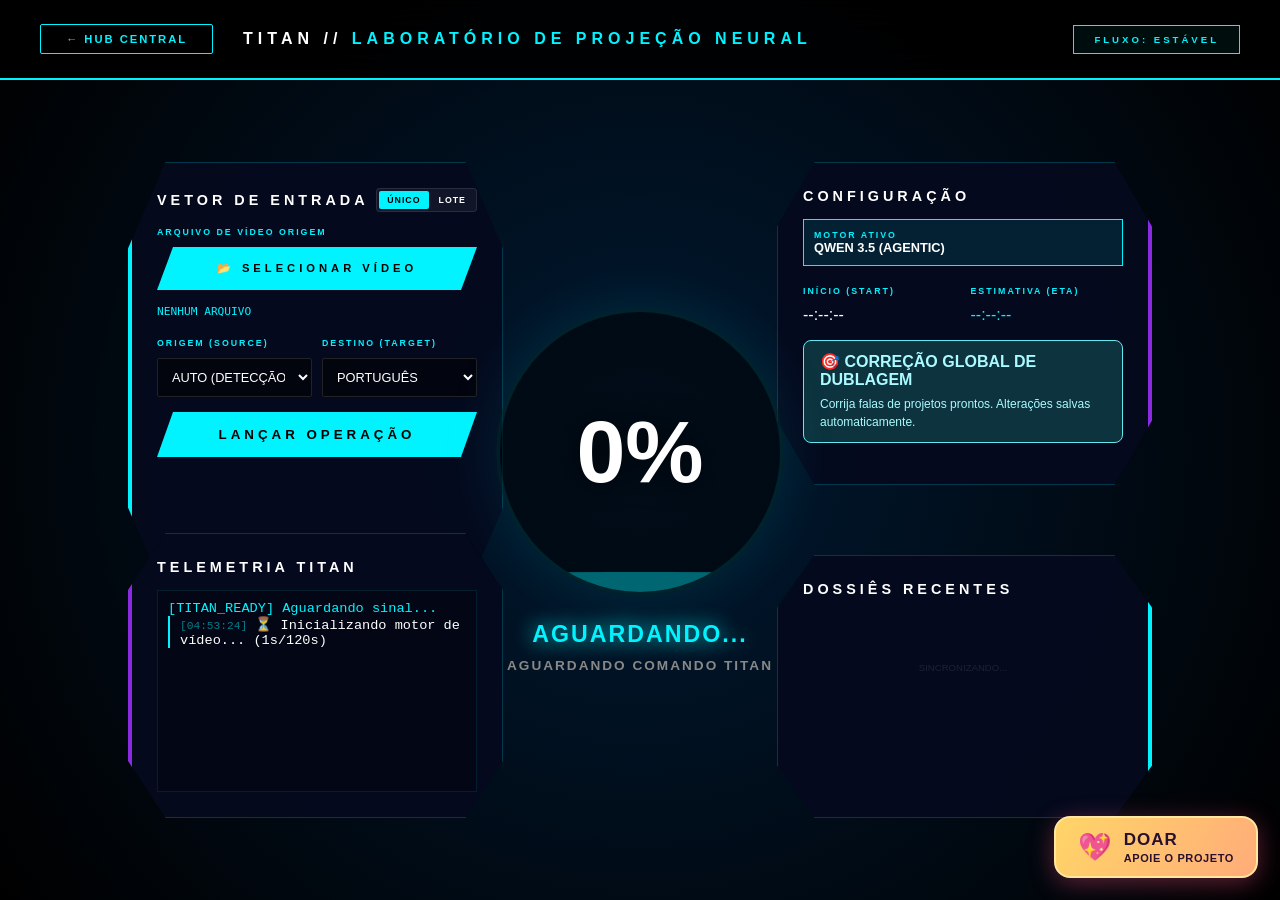
<file: nexus/client/video_studio.html>
<link rel="stylesheet" href="css/video_studio.css">
</head>
<body>
    <div id="conn-guard">
        <div class="guard-spinner"></div>
        <h2 style="color: var(--accent); letter-spacing: 5px; font-family: 'Outfit', sans-serif;">CONEXÃO TITAN PERDIDA</h2>
        <p style="font-size: 0.6rem; color: #fff; opacity: 0.5; margin-top: 10px;">Aguardando o motor de vídeo se estabilizar...</p>
    </div>

    <div class="nebula-bg"></div>

    <div class="neural-world">
        <!-- HEADER HUD -->
        <div class="hud-header">
            <div style="display: flex; align-items: center; gap: 30px;">
                <a href="nexus_premium.html" class="back-btn">← HUB CENTRAL</a>
                <div style="font-weight: 900; letter-spacing: 5px; font-size: 1rem; color: #fff;">
                    TITAN // <span style="color: var(--accent)">LABORATÓRIO DE PROJEÇÃO NEURAL</span>
            </div>
        </div>
        <div style="border: 1px solid var(--accent); color: var(--accent); padding: 8px 20px; font-size: 0.6rem; font-weight: 900; letter-spacing: 3px; background: rgba(0,243,255,0.05);">
            FLUXO: ESTÁVEL
        </div>
    </div>

        <div class="projection-table">
            
            <!-- CENTRAL CORE -->
            <div class="quantum-core">
                <div class="quantum-ring">
                    <div class="liquid-fill" id="liquid-tank"></div>
                    <div class="percent-tag" id="percent-text">0%</div>
                </div>
                <div id="current-step-text" class="status-vortex-text" style="font-size: 1.45rem; text-shadow: 0 0 20px var(--accent); margin-top: 25px; margin-bottom: 5px; font-weight: 900; color: var(--accent); text-align: center; text-transform: uppercase; letter-spacing: 2px;">AGUARDANDO...</div>
                <div id="status-msg-detail" style="font-family: 'Outfit', sans-serif; font-weight: 600; color: #888; letter-spacing: 2px; font-size: 0.85rem; text-transform: uppercase; text-align: center; margin-top: 5px; text-shadow: none;">AGUARDANDO COMANDO TITAN</div>
                
                <div id="video-progress-area" style="display: none; width: 320px; margin-top: 20px;">
                    <div style="display: flex; justify-content: space-between; margin-bottom: 15px; align-items: flex-end;">
                        <div id="active-tool-badge" style="background: var(--accent); color: #000; padding: 4px 12px; font-weight: 900; font-size: 0.55rem; letter-spacing: 2px; clip-path: polygon(10% 0, 100% 0, 90% 100%, 0 100%);">STANDBY</div>
                        <div id="segment-counter" style="color: #fff; font-weight: 900; font-size: 0.65rem; letter-spacing: 2px; opacity: 0.7;">000 / 000</div>
                    </div>
                    <div style="width: 100%; height: 6px; background: rgba(0,243,255,0.05); border: 1px solid rgba(0,243,255,0.1); position: relative; overflow: hidden;">
                        <div id="dynamic-progress-bar" style="width: 0%; height: 100%; background: var(--accent); box-shadow: 0 0 20px var(--accent); transition: 0.5s cubic-bezier(0.17, 0.67, 0.83, 0.67);"></div>
                    </div>
                    <button id="btn-edit-script" class="btn-titan" style="margin-top: 20px; padding: 10px; font-size: 0.65rem; display: none; background: var(--violet); color: #fff;" onclick="openScriptEditor()">📝 EDITAR VOZES & TRANSCRIÇÃO</button>
                    <button id="btn-open-project-folder" class="btn-titan" style="margin-top: 10px; padding: 10px; font-size: 0.65rem; display: none; background: rgba(0,243,255,0.15); border: 1px solid var(--accent); color: var(--accent);" onclick="openActiveProjectFolder()">📂 ABRIR PASTA DO PROJETO</button>
                </div>
            </div>

            <!-- MODULE: INPUT -->
            <div class="orbital-module module-input" style="height: 380px; display: flex; flex-direction: column; justify-content: space-between;">
                <div>
                    <div style="display: flex; justify-content: space-between; align-items: center; margin-bottom: 15px;">
                        <h2 style="margin: 0;">VETOR DE ENTRADA</h2>
                        <div style="display: flex; background: rgba(255,255,255,0.05); border: 1px solid rgba(255,255,255,0.1); padding: 2px; border-radius: 4px;">
                            <button id="btn-mode-single" class="mode-tab active" onclick="switchMode('single')" style="background: var(--accent); color: #000; border: none; font-size: 0.55rem; font-weight: 900; padding: 4px 8px; cursor: pointer; letter-spacing: 1px; border-radius: 2px; transition: 0.2s; font-family: 'Outfit', sans-serif;">ÚNICO</button>
                            <button id="btn-mode-batch" class="mode-tab" onclick="switchMode('batch')" style="background: transparent; color: #fff; border: none; font-size: 0.55rem; font-weight: 900; padding: 4px 8px; cursor: pointer; letter-spacing: 1px; border-radius: 2px; transition: 0.2s; margin-left: 2px; font-family: 'Outfit', sans-serif;">LOTE</button>
                        </div>
                    </div>

                    <!-- SINGLE MODE CONTAINER -->
                    <div id="container-single">
                        <label>ARQUIVO DE VÍDEO ORIGEM</label>
                        <button class="btn-titan" style="margin-bottom: 15px; font-size: 0.7rem;" onclick="selectVideo()">📂 SELECIONAR VÍDEO</button>
                        <div id="selected-file-name" style="font-size: 0.7rem; color: var(--accent); font-family: monospace; overflow: hidden; text-overflow: ellipsis; white-space: nowrap; margin-bottom: 20px;">NENHUM ARQUIVO</div>
                        
                        <div style="display: grid; grid-template-columns: 1fr 1fr; gap: 10px; margin-bottom: 15px;">
                            <div>
                                <label>ORIGEM (SOURCE)</label>
                                <select id="src-lang" style="margin-bottom: 0;">
                                    <option value="auto" selected>AUTO (DETECÇÃO)</option>
                                    <option value="en">INGLÊS</option>
                                    <option value="pt">PORTUGUÊS</option>
                                    <option value="es">ESPANHOL</option>
                                </select>
                            </div>
                            <div>
                                <label>DESTINO (TARGET)</label>
                                <select id="tgt-lang" style="margin-bottom: 0;">
                                    <option value="pt" selected>PORTUGUÊS</option>
                                    <option value="en">INGLÊS</option>
                                    <option value="es">ESPANHOL</option>
                                </select>
                            </div>
                        </div>
                        <button class="btn-titan" onclick="iniciarProcesso()">LANÇAR OPERAÇÃO</button>
                    </div>

                    <!-- BATCH MODE CONTAINER -->
                    <div id="container-batch" style="display: none;">
                        <label>PASTA OU VÍDEOS DE ENTRADA</label>
                        <div style="display: grid; grid-template-columns: 1fr 1fr; gap: 10px; margin-bottom: 15px;">
                            <button class="btn-titan" style="font-size: 0.6rem; padding: 10px;" onclick="addBatchFiles()">📂 ADICIONAR VÍDEOS</button>
                            <button class="btn-titan" style="font-size: 0.6rem; padding: 10px; background: var(--violet); color: #fff;" onclick="openWatchdogFolder()">📁 PASTA WATCHDOG</button>
                        </div>
                        <div id="batch-stats-text" style="font-size: 0.65rem; color: var(--accent); font-family: monospace; margin-bottom: 15px; text-align: center; font-weight: bold; letter-spacing: 1px;">FILA VAZIA (0 VÍDEOS)</div>
                        
                        <div style="display: grid; grid-template-columns: 1fr 1fr; gap: 10px; margin-bottom: 15px;">
                            <div>
                                <label>ORIGEM (SOURCE)</label>
                                <select id="batch-src-lang" style="margin-bottom: 0;">
                                    <option value="auto" selected>AUTO (DETECÇÃO)</option>
                                    <option value="en">INGLÊS</option>
                                    <option value="pt">PORTUGUÊS</option>
                                    <option value="es">ESPANHOL</option>
                                </select>
                            </div>
                            <div>
                                <label>DESTINO (TARGET)</label>
                                <select id="batch-tgt-lang" style="margin-bottom: 0;">
                                    <option value="pt" selected>PORTUGUÊS</option>
                                    <option value="en">INGLÊS</option>
                                    <option value="es">ESPANHOL</option>
                                </select>
                            </div>
                        </div>

                        <div style="display: flex; gap: 8px; margin-top: 15px;">
                            <button id="btn-queue-start" class="btn-titan" style="background: #00ff41; color: #000; flex: 2; font-size: 0.65rem; padding: 10px;" onclick="controlQueue('start')">▶️ INICIAR FILA</button>
                            <button id="btn-queue-pause" class="btn-titan" style="background: #ffa500; color: #000; flex: 2; font-size: 0.65rem; padding: 10px; display: none;" onclick="controlQueue('pause')">⏸️ PAUSAR FILA</button>
                            <button class="btn-titan" style="background: rgba(255,255,255,0.05); color: #fff; border: 1px solid rgba(255,255,255,0.1); flex: 1; padding: 10px; font-size: 0.55rem;" onclick="controlQueue('clear')">LIMPAR</button>
                        </div>
                    </div>
                </div>
            </div>

            <!-- MODULE: CONFIG -->
            <div class="orbital-module module-config">
                <h2>CONFIGURAÇÃO</h2>
                <div style="background: rgba(0, 243, 255, 0.1); padding: 10px; border: 1px solid var(--accent); margin-bottom: 20px;">
                    <label style="margin: 0;">MOTOR ATIVO</label>
                    <div style="font-size: 0.8rem; font-weight: 900; color: #fff;">QWEN 3.5 (AGENTIC)</div>
                </div>

                <div style="display: flex; gap: 15px;">
                    <div style="flex: 1;">
                        <label>INÍCIO (START)</label>
                        <div id="start-time-display" style="font-size: 1rem; color: #fff;">--:--:--</div>
                    </div>
                    <div style="flex: 1;">
                        <label>ESTIMATIVA (ETA)</label>
                        <div id="end-time-display" style="font-size: 1rem; color: var(--accent);">--:--:--</div>
                    </div>
                </div>
                <div id="global-correction-panel" data-kind="video"></div>
            </div>

            <!-- MODULE: HISTORY -->
            <div class="orbital-module module-history">
                <h2 id="history-title">DOSSIÊS RECENTES</h2>
                <!-- SINGLE HISTORY -->
                <div id="job-history" style="height: 180px; overflow-y: auto;">
                    <div style="color: rgba(255,255,255,0.1); font-size: 0.6rem; text-align: center; margin-top: 50px;">SINCRONIZANDO...</div>
                </div>
                <!-- BATCH QUEUE -->
                <div id="queue-history" style="display: none; height: 180px; overflow-y: auto;">
                    <div style="color: rgba(255,255,255,0.1); font-size: 0.6rem; text-align: center; margin-top: 50px;">FILA VAZIA</div>
                </div>
            </div>

            <!-- MODULE: CONSOLE -->
            <div class="orbital-module module-console">
                <h2>TELEMETRIA TITAN</h2>
                <div id="vortex-terminal" style="font-family: 'Courier New', monospace; font-size: 0.85rem; color: var(--accent); height: 180px; overflow-y: auto; padding: 10px; background: rgba(0,0,0,0.3); border: 1px solid rgba(0,243,255,0.1); user-select: text !important; -webkit-user-select: text !important; cursor: text;">
                    [TITAN_READY] Aguardando sinal...
                </div>
            </div>

        </div>
    </div>

    <script src="js/video_studio.js"></script>
    <script src="js/video_studio_batch.js"></script>

    <!-- FULLSCREEN NEURAL SCRIPT EDITOR MODAL -->
    <div id="script-editor-modal" style="display: none; position: fixed; top: 0; left: 0; width: 100%; height: 100%; background: rgba(0,1,10,0.98); z-index: 10000; backdrop-filter: blur(30px); overflow-y: auto; padding: 40px; box-sizing: border-box; font-family: 'Outfit', sans-serif;">
        <div style="max-width: 1200px; margin: 0 auto;">
            <div style="display: flex; justify-content: space-between; align-items: center; border-bottom: 2px solid var(--accent); padding-bottom: 20px; margin-bottom: 30px;">
                <div>
                    <h1 style="margin: 0; font-size: 1.8rem; font-weight: 900; letter-spacing: 5px; color: #fff;">PAINEL DE ALINHAMENTO DE VOZ</h1>
                    <p style="margin: 5px 0 0 0; font-size: 0.75rem; color: var(--accent); letter-spacing: 2px;">CORRIJA TRANSCRIÇÕES E REATRIBUA VOZES ANTES DO PROCESSO FINAL</p>
                </div>
                <div style="display: flex; gap: 15px;">
                    <button class="btn-titan" style="background: #00ff41; color: #000; width: auto; padding: 12px 30px; font-size: 0.7rem;" onclick="saveEditedScript()">💾 SALVAR E RECONSTRUIR</button>
                    <button class="btn-titan" style="background: rgba(255,255,255,0.05); color: #fff; border: 1px solid rgba(255,255,255,0.2); width: auto; padding: 12px 30px; font-size: 0.7rem;" onclick="closeScriptEditor()">FECHAR</button>
                </div>
            </div>
            
            <div style="background: rgba(0, 243, 255, 0.05); border: 1px solid var(--border); padding: 15px; border-radius: 4px; margin-bottom: 30px; display: flex; align-items: center; gap: 15px;">
                <span style="font-size: 1.5rem;">💡</span>
                <p style="margin: 0; font-size: 0.75rem; color: #fff; line-height: 1.6; opacity: 0.9;">
                    <strong>Dica de Produção:</strong> Mude o orador (dropdown) de qualquer linha que o PyAnnote tenha confundido. Ao clicar em <strong>Salvar e Reconstruir</strong>, o Nexus reorganizará fisicamente os arquivos de áudio de referência nas pastas para que a clonagem da voz fique 100% perfeita e pura, sem contaminações!
                </p>
            </div>

            <div style="overflow-x: auto; background: rgba(5,10,30,0.6); border: 1px solid rgba(0,243,255,0.1); border-radius: 4px; box-shadow: 0 10px 40px rgba(0,0,0,0.5);">
                <table style="width: 100%; border-collapse: collapse; text-align: left; font-size: 0.85rem; color: #fff;">
                    <thead>
                        <tr style="border-bottom: 2px solid rgba(0,243,255,0.2); background: rgba(0,243,255,0.05);">
                            <th style="padding: 15px; font-weight: 900; letter-spacing: 2px; font-size: 0.65rem; color: var(--accent); text-transform: uppercase; width: 80px;">ID</th>
                            <th style="padding: 15px; font-weight: 900; letter-spacing: 2px; font-size: 0.65rem; color: var(--accent); text-transform: uppercase; width: 120px;">Tempo</th>
                            <th style="padding: 15px; font-weight: 900; letter-spacing: 2px; font-size: 0.65rem; color: var(--accent); text-transform: uppercase;">Texto Original (Inglês/Russo)</th>
                            <th style="padding: 15px; font-weight: 900; letter-spacing: 2px; font-size: 0.65rem; color: var(--accent); text-transform: uppercase; width: 220px;">Atribuição da Voz</th>
                        </tr>
                    </thead>
                    <tbody id="script-editor-rows">
                        <!-- Gerado Dinamicamente -->
                    </tbody>
                </table>
            </div>
        </div>
    </div>

    <script src="js/correction_panel.js"></script>
    <script src="js/donation_widget.js"></script>
</body>
</html>
</file>
<file: nexus/client/css/dj_studio.css>
:root {
            --bg: #050505;
            --accent: #00ff41; /* Matrix Green / DJ Hero Glow */
            --accent-glow: rgba(0, 255, 65, 0.3);
            --glass: rgba(255, 255, 255, 0.03);
            --border: rgba(255, 255, 255, 0.1);
        }

        * { margin: 0; padding: 0; box-sizing: border-box; }

        body {
            background: var(--bg);
            color: #fff;
            font-family: 'Inter', sans-serif;
            overflow: hidden;
            height: 100vh;
            background-image: 
                radial-gradient(circle at 2% 2%, rgba(0, 255, 65, 0.05) 0%, transparent 40%),
                radial-gradient(circle at 98% 98%, rgba(0, 255, 65, 0.05) 0%, transparent 40%);
        }

        /* GRID LAYOUT */
        .maestro-container {
            display: grid;
            grid-template-columns: 350px 1fr 350px;
            grid-template-rows: 80px 1fr 180px;
            height: 100vh;
            gap: 15px;
            padding: 20px;
            overflow: hidden; /* Garante que nada saia do container principal */
        }

        /* HEADER */
        header {
            grid-column: 1 / 4;
            background: var(--glass);
            border: 1px solid var(--border);
            border-radius: 12px;
            display: flex;
            align-items: center;
            justify-content: space-between;
            padding: 0 30px;
            backdrop-filter: blur(20px);
        }

        .logo {
            font-family: 'Orbitron', sans-serif;
            font-size: 1.5rem;
            font-weight: 900;
            letter-spacing: 5px;
            color: var(--accent);
            text-shadow: 0 0 15px var(--accent-glow);
        }

        .status-badge {
            font-size: 0.6rem;
            letter-spacing: 2px;
            text-transform: uppercase;
            padding: 5px 12px;
            border: 1px solid var(--accent);
            border-radius: 20px;
            color: var(--accent);
            animation: pulse 2s infinite;
        }

        /* LEFT PANEL: TRACK LIST */
        .panel-tracks {
            grid-row: 2 / 4;
            background: var(--glass);
            border: 1px solid var(--border);
            border-radius: 12px;
            padding: 20px;
            display: flex;
            flex-direction: column;
            overflow-y: auto; /* Formulário e projetos permanecem acessíveis em telas menores. */
        }

        .panel-tracks h3 {
            font-family: 'Orbitron', sans-serif;
            font-size: 0.8rem;
            letter-spacing: 2px;
            margin-bottom: 20px;
            opacity: 0.6;
        }

        .track-item {
            background: rgba(255,255,255,0.05);
            border: 1px solid var(--border);
            padding: 15px;
            border-radius: 8px;
            margin-bottom: 10px;
            transition: 0.3s;
            cursor: pointer;
        }

        .track-item:hover {
            border-color: var(--accent);
            background: rgba(0, 255, 65, 0.05);
        }

        .track-name { 
            font-size: 0.75rem; 
            font-weight: 600; 
            margin-bottom: 5px; 
            word-break: break-all;
            line-height: 1.2;
        }
        .track-meta { font-size: 0.6rem; opacity: 0.5; display: flex; gap: 10px; }

        /* CENTER: TURNTABLE VISUALIZER */
        .visualizer-area {
            display: flex;
            flex-direction: column;
            align-items: center;
            justify-content: center;
            position: relative;
        }

        .turntable {
            width: 45vh;
            height: 45vh;
            max-width: 400px;
            max-height: 400px;
            border-radius: 50%;
            border: 10px solid #111;
            background: radial-gradient(circle, #222 0%, #000 70%);
            box-shadow: 0 0 50px rgba(0,0,0,0.5), inset 0 0 30px var(--accent-glow);
            position: relative;
            display: flex;
            align-items: center;
            justify-content: center;
        }

        #visualizer-canvas {
            position: absolute;
            width: 120%;
            height: 120%;
            pointer-events: none;
            z-index: 1;
        }

        .turntable-vinyl {
            width: 90%;
            height: 90%;
            border-radius: 50%;
            background: repeating-radial-gradient(circle, #111 0px, #111 2px, #151515 3px);
            position: relative;
            z-index: 2;
            animation: rotate 10s linear infinite;
            border: 2px solid #333;
        }

        .turntable-core {
            position: absolute;
            top: 50%; left: 50%;
            transform: translate(-50%, -50%);
            width: 80px; height: 80px;
            background: var(--accent);
            border-radius: 50%;
            box-shadow: 0 0 30px var(--accent);
        }

        /* RIGHT PANEL: MAESTRO BRAIN */
        .panel-brain {
            grid-row: 2 / 4;
            background: var(--glass);
            border: 1px solid var(--border);
            border-radius: 12px;
            padding: 20px;
            display: flex;
            flex-direction: column;
            overflow: hidden;
        }

        #brain-log {
            flex-grow: 1;
            font-family: 'Courier New', monospace;
            font-size: 0.7rem;
            color: var(--accent);
            overflow-y: auto;
            line-height: 1.4;
            user-select: text !important; /* [v2026] Permite selecionar e copiar logs */
            cursor: text;
        }

        /* BOTTOM: CONTROL DECK */
        .control-deck {
            grid-column: 2 / 3;
            grid-row: 3;
            background: var(--glass);
            border: 1px solid var(--border);
            border-radius: 12px;
            padding: 20px;
            display: flex;
            align-items: center;
            justify-content: space-around;
        }

        .btn-ignition {
            background: var(--accent);
            color: #000;
            border: none;
            padding: 15px 40px;
            font-family: 'Orbitron', sans-serif;
            font-weight: 900;
            letter-spacing: 5px;
            border-radius: 4px;
            cursor: pointer;
            transition: 0.3s;
            box-shadow: 0 0 30px var(--accent-glow);
        }

        .btn-ignition:hover {
            transform: scale(1.05);
            box-shadow: 0 0 50px var(--accent);
        }

        .fx-indicator {
            display: flex;
            flex-direction: column;
            align-items: center;
            gap: 5px;
        }

        .fx-light {
            width: 40px; height: 10px;
            background: #222;
            border-radius: 2px;
            transition: 0.3s;
        }

        .fx-light.active { background: var(--accent); box-shadow: 0 0 10px var(--accent); }
        .fx-label { font-size: 0.5rem; text-transform: uppercase; letter-spacing: 1px; opacity: 0.5; }

        @keyframes rotate { from { transform: rotate(0deg); } to { transform: rotate(360deg); } }
        @keyframes pulse { 0% { opacity: 0.4; } 50% { opacity: 1; } 100% { opacity: 0.4; } }

        .back-btn { 
            text-decoration: none; color: var(--accent); font-weight: 900; font-size: 0.7rem; 
            letter-spacing: 2px; text-transform: uppercase; transition: 0.3s;
            border: 1px solid var(--accent); padding: 8px 25px; border-radius: 2px;
            margin-right: 30px;
        }
        .back-btn:hover { background: var(--accent); color: #000; box-shadow: 0 0 30px var(--accent-glow); }

        /* DROP ZONE */
        .drop-zone {
            position: absolute;
            top: 0; left: 0; width: 100%; height: 100%;
            background: rgba(0, 255, 65, 0.02);
            border: 2px dashed var(--accent);
            display: none;
            align-items: center;
            justify-content: center;
            z-index: 100;
            backdrop-filter: blur(10px);
        }

        /* BADGES E BOTÕES DE MASTERIZAÇÃO SOB DEMANDA */
        .badge {
            font-size: 0.5rem;
            padding: 2px 6px;
            border-radius: 4px;
            font-weight: 900;
            text-transform: uppercase;
            margin-left: 6px;
            display: inline-block;
            vertical-align: middle;
        }
        .badge.mastered {
            background: rgba(0, 255, 65, 0.15);
            border: 1px solid var(--accent);
            color: var(--accent);
        }
        .badge.raw {
            background: rgba(255, 170, 0, 0.15);
            border: 1px solid #ffaa00;
            color: #ffaa00;
        }
        .track-item {
            display: flex !important;
            justify-content: space-between !important;
            align-items: center !important;
            gap: 10px;
        }
        .btn-track-master {
            background: transparent;
            border: 1px solid #ffaa00;
            color: #ffaa00;
            font-size: 0.52rem;
            font-weight: bold;
            padding: 4px 8px;
            border-radius: 4px;
            cursor: pointer;
            transition: 0.2s;
            font-family: 'Orbitron', sans-serif;
            letter-spacing: 1px;
            white-space: nowrap;
        }
        .btn-track-master:hover {
            background: #ffaa00;
            color: #000;
            box-shadow: 0 0 10px rgba(255, 170, 0, 0.4);
        }
</file>
<file: nexus/client/css/dj_styles.css>
.styles-launch {position:fixed;right:24px;top:18px;z-index:5;background:#182b32;color:#8ef5de;border:1px solid #4a9488;padding:10px;cursor:pointer;border-radius:8px}
#styles-dialog {width:min(1000px,90vw);max-height:86vh;overflow:auto;background:#101820;color:#e2ecef;border:1px solid #417b78;border-radius:12px;padding:24px;font:14px/1.5 sans-serif}
#styles-dialog::backdrop {background:#000b}
#styles-dialog header {display:flex;justify-content:space-between;gap:12px;align-items:center}
#styles-dialog h2 {font-size:20px}
#styles-dialog label {display:inline-flex;gap:8px;align-items:center;flex-wrap:wrap;margin:8px 12px 8px 0}
#styles-dialog input:not([type=checkbox]),#styles-dialog select {background:#1b2a36;color:#fff;border:1px solid #506574;padding:8px;border-radius:5px;max-width:100%}
#styles-dialog button {padding:8px 12px;color:#dbfff7;background:#193b3b;border:1px solid #578c81;border-radius:5px;cursor:pointer;margin:4px}
#styles-dialog button:disabled {opacity:.45;cursor:wait}
#styles-dialog details {margin:10px 0;padding:10px;border:1px solid #344852}
#styles-progress {width:100%;accent-color:#71debd}
#styles-timeline {display:flex;flex-wrap:wrap;gap:4px;margin:18px 0;max-height:300px;overflow:auto}
#styles-timeline button {min-width:95px;margin:0;text-align:left;font-size:12px}
#styles-timeline button[data-status=candidate] {border-style:dashed;color:#ffe2a0;background:#3b3426}
#styles-timeline button[data-status=unknown] {background:#26303b;color:#afbfcc;border-color:#546274}
#styles-player {display:block;width:100%;margin:14px 0}
#styles-download {color:#8ef5de}
#styles-evidence {min-height:42px}
</file>
<file: nexus/client/css/games_studio.css>
:root {
            --bg: #030005;
            --accent: #ff3c3c;
            --accent-glow: rgba(255, 60, 60, 0.3);
            --metal: #0d0d0f;
            --glass: rgba(12, 4, 15, 0.95);
            --border: rgba(255, 60, 60, 0.2);
            --text: #ffffff;
        }

        body, html { 
            margin: 0; padding: 0; 
            font-family: 'Outfit', sans-serif; 
            background: var(--bg); color: var(--text); 
            height: 100vh; overflow: hidden;
            perspective: 1200px;
        }

        .rig-background {
            position: fixed; top: 0; left: 0; width: 100%; height: 100%;
            background: radial-gradient(circle at 30% 50%, #1a0005 0%, #000 100%);
            z-index: -2; pointer-events: none;
        }

        .crimson-world {
            width: 100vw; height: 100vh;
            display: grid;
            grid-template-columns: 450px 1fr;
            grid-template-rows: 80px 1fr;
            transform-style: preserve-3d;
        }

        /* HEADER HUD */
        .hud-header {
            grid-column: 1 / span 2;
            background: rgba(0,0,0,0.9); border-bottom: 2px solid var(--accent);
            display: flex; align-items: center; padding: 0 40px; justify-content: space-between;
            z-index: 1000; backdrop-filter: blur(20px);
        }

        .back-btn { 
            text-decoration: none; color: var(--accent); font-weight: 900; font-size: 0.7rem; 
            letter-spacing: 2px; text-transform: uppercase; transition: 0.3s;
            border: 1px solid var(--accent); padding: 8px 25px; border-radius: 2px;
        }
        .back-btn:hover { background: var(--accent); color: #000; box-shadow: 0 0 30px var(--accent); }

        /* THE RACK (LEFT SIDEBAR) */
        .tactical-rack {
            grid-column: 1; grid-row: 2;
            background: var(--metal); border-right: 2px solid var(--border);
            padding: 30px; overflow-y: auto;
            display: flex; flex-direction: column; gap: 25px;
            transform: translateZ(50px);
        }

        .rig-module {
            background: var(--glass);
            border: 1px solid var(--border);
            padding: 25px;
            clip-path: polygon(0 0, 95% 0, 100% 15%, 100% 100%, 5% 100%, 0 85%);
            transition: 0.4s;
        }
        .rig-module:hover { border-color: var(--accent); transform: translateX(5px); }

        /* THE MONITOR (MAIN DISPLAY) */
        .tactical-monitor {
            grid-column: 2; grid-row: 2;
            padding: 20px 40px; display: flex; flex-direction: column; gap: 15px;
            transform: translateZ(20px);
            overflow: hidden; /* [v2026.FIX] Impede scroll na tela principal */
        }
    
        .monitor-core {
            flex: 1; /* Ocupa o espaço disponível */
            background: rgba(0,0,0,0.6);
            border: 1px solid var(--border);
            display: flex; flex-direction: column; align-items: center; justify-content: center;
            padding: 20px; position: relative;
            box-shadow: inset 0 0 100px rgba(255, 18, 79, 0.05);
        }
    
        .telemetry-console {
            height: 250px; background: #000; border: 1px solid var(--border);
            padding: 15px; font-family: 'Consolas', 'Courier New', monospace; font-size: 0.85rem;
            color: var(--accent); overflow-y: auto;
            border-left: 4px solid var(--accent);
            box-shadow: 0 0 30px rgba(0,0,0,0.5);
            user-select: text !important;
            -webkit-user-select: text !important;
            cursor: text;
            line-height: 1.6;
        }
    
        /* UI ELEMENTS */
        h2 { font-weight: 900; letter-spacing: 4px; color: #fff; text-transform: uppercase; margin: 0 0 10px 0; font-size: 0.9rem; }
        label { font-size: 0.5rem; color: var(--accent); font-weight: 900; letter-spacing: 2px; margin-bottom: 5px; display: block; }
        
        input, select {
            background: rgba(255,255,255,0.05); border: 1px solid #333; color: #fff;
            padding: 10px; font-size: 0.75rem; width: 100%; border-radius: 2px;
            margin-bottom: 10px; box-sizing: border-box;
        }
        option { background: #111; color: #fff; }
    
        .btn-rig {
            background: var(--accent); color: #000; border: none;
            padding: 12px; font-weight: 900; letter-spacing: 4px;
            cursor: pointer; transition: 0.3s; text-transform: uppercase; width: 100%;
            clip-path: polygon(5% 0, 100% 0, 95% 100%, 0 100%);
            font-size: 0.7rem;
        }
        .btn-rig:hover { background: #fff; box-shadow: 0 0 30px #fff; }
    
        .progress-circle {
            width: 160px; height: 160px; border-radius: 50%;
            border: 4px solid #111; border-top-color: var(--accent);
            display: flex; align-items: center; justify-content: center;
            margin-bottom: 15px; box-shadow: 0 0 50px var(--accent-glow);
        }
        .percent-tag { font-size: 3.5rem; font-weight: 900; color: #fff; }

        ::-webkit-scrollbar { width: 6px; }
        ::-webkit-scrollbar-thumb { background: var(--accent); }

        @keyframes spin {
            0% { transform: rotate(0deg); }
            100% { transform: rotate(360deg); }
        }
        .spinning-circle {
            animation: spin 1.5s linear infinite;
        }
</file>
<file: nexus/client/css/installer_ui.css>
:root {
            --primary: #00f2ff;
            --secondary: #7000ff;
            --bg: #050505;
            --glass: rgba(255, 255, 255, 0.03);
            --border: rgba(255, 255, 255, 0.1);
        }

        * { margin: 0; padding: 0; box-sizing: border-box; }

        body {
            background: var(--bg);
            color: white;
            font-family: 'Inter', sans-serif;
            overflow-y: auto;
            display: flex;
            align-items: center;
            justify-content: center;
            min-height: 100vh;
            padding: 20px;
            background: radial-gradient(circle at 50% 50%, #1a0033 0%, #050505 100%);
        }

        .container {
            width: 100%;
            max-width: 900px;
            min-height: 600px;
            background: var(--glass);
            backdrop-filter: blur(20px);
            border: 1px solid var(--border);
            border-radius: 24px;
            display: flex;
            flex-direction: column;
            padding: 40px;
            position: relative;
            box-shadow: 0 25px 50px -12px rgba(0, 0, 0, 0.5);
        }

        .header {
            display: flex;
            justify-content: space-between;
            align-items: flex-start;
            margin-bottom: 40px;
        }

        .logo {
            font-family: 'Outfit', sans-serif;
            font-weight: 900;
            font-size: 2.5rem;
            background: linear-gradient(to right, var(--primary), var(--secondary));
            -webkit-background-clip: text;
            -webkit-text-fill-color: transparent;
            letter-spacing: -1px;
        }

        .version {
            background: rgba(255, 255, 255, 0.1);
            padding: 4px 12px;
            border-radius: 20px;
            font-size: 0.8rem;
            color: #aaa;
        }

        .content {
            flex: 1;
            display: flex;
            flex-direction: column;
            justify-content: center;
        }

        h2 { font-family: 'Outfit', sans-serif; font-size: 1.8rem; margin-bottom: 10px; }
        p { color: #888; line-height: 1.6; max-width: 80%; margin-bottom: 30px; }

        .system-check {
            display: flex;
            gap: 20px;
            margin-bottom: 30px;
        }

        .check-item {
            background: rgba(255, 255, 255, 0.05);
            padding: 15px 20px;
            border-radius: 16px;
            flex: 1;
            border: 1px solid transparent;
            transition: all 0.3s;
        }
        .check-item.active { border-color: var(--primary); background: rgba(0, 242, 255, 0.05); }

        .label { font-size: 0.7rem; color: #666; text-transform: uppercase; margin-bottom: 5px; }
        .value { font-weight: 600; font-size: 0.9rem; }

        .progress-container {
            display: none;
            margin-top: 20px;
        }

        .progress-bar {
            width: 100%;
            height: 6px;
            background: rgba(255, 255, 255, 0.1);
            border-radius: 10px;
            overflow: hidden;
            margin-bottom: 10px;
        }

        .progress-fill {
            width: 0%;
            height: 100%;
            background: linear-gradient(to right, var(--primary), var(--secondary));
            transition: width 0.3s ease;
        }

        .status-text { font-size: 0.8rem; color: #aaa; display: flex; justify-content: space-between; }

        .btn {
            background: white;
            color: black;
            border: none;
            padding: 16px 32px;
            border-radius: 12px;
            font-weight: 800;
            font-family: 'Outfit', sans-serif;
            cursor: pointer;
            transition: all 0.3s;
            width: fit-content;
            text-transform: uppercase;
            letter-spacing: 1px;
        }

        .btn:hover {
            transform: scale(1.05);
            box-shadow: 0 0 30px rgba(255, 255, 255, 0.3);
        }

        .btn:disabled { opacity: 0.5; cursor: not-allowed; }

        .loader {
            position: absolute;
            top: -2px; left: 0;
            width: 100%; height: 2px;
            background: linear-gradient(to right, transparent, var(--primary), transparent);
            animation: scan 2s infinite linear;
        }

        @keyframes scan {
            0% { transform: translateX(-100%); }
            100% { transform: translateX(100%); }
        }
</file>
<file: nexus/client/css/video_studio.css>
:root {
            --bg: #00020a;
            --accent: #00f3ff;
            --violet: #8a2be2;
            --glass: rgba(5, 10, 30, 0.95);
            --border: rgba(0, 243, 255, 0.2);
            --text: #ffffff;
        }

        body, html { 
            margin: 0; padding: 0; 
            font-family: 'Outfit', sans-serif; 
            background: var(--bg); color: var(--text); 
            height: 100vh; overflow: hidden;
            perspective: 1000px;
        }

        /* NEURAL NEBULA BACKGROUND */
        .nebula-bg {
            position: fixed; top: 0; left: 0; width: 100%; height: 100%;
            background: radial-gradient(circle at center, #001a33 0%, #000 100%);
            z-index: -2;
        }
        .nebula-bg::after {
            content: ""; position: absolute; width: 100%; height: 100%;
            background: url('https://www.transparenttextures.com/patterns/carbon-fibre.png');
            opacity: 0.05;
        }

        .neural-world {
            width: 100vw; height: 100vh;
            display: grid;
            grid-template-rows: 80px 1fr;
            transform-style: preserve-3d;
        }

        /* HUD HEADER */
        .hud-header {
            background: rgba(0,0,0,0.9); border-bottom: 2px solid var(--accent);
            display: flex; align-items: center; padding: 0 40px; justify-content: space-between;
            z-index: 1000; backdrop-filter: blur(20px);
        }

        .back-btn { 
            text-decoration: none; color: var(--accent); font-weight: 900; font-size: 0.7rem; 
            letter-spacing: 2px; text-transform: uppercase; transition: 0.3s;
            border: 1px solid var(--accent); padding: 8px 25px; border-radius: 2px;
        }
        .back-btn:hover { background: var(--accent); color: #000; box-shadow: 0 0 30px var(--accent); }

        /* RADIAL ORBITAL LAYOUT */
        .projection-table {
            position: relative; width: 100%; height: 100%;
            display: flex; align-items: center; justify-content: center;
        }

        .quantum-core {
            position: relative; width: 400px; height: 400px;
            display: flex; flex-direction: column; align-items: center; justify-content: center;
            z-index: 10;
        }

        .orbital-module {
            position: absolute; width: 320px;
            background: var(--glass);
            border: 1px solid var(--border);
            padding: 25px;
            backdrop-filter: blur(40px);
            clip-path: polygon(10% 0%, 90% 0%, 100% 20%, 100% 80%, 90% 100%, 10% 100%, 0% 80%, 0% 20%);
            transition: 0.5s cubic-bezier(0.19, 1, 0.22, 1);
        }

        .module-input { top: 10%; left: 10%; border-left: 4px solid var(--accent); }
        .module-config { top: 10%; right: 10%; border-right: 4px solid var(--violet); }
        .module-history { bottom: 10%; right: 10%; border-right: 4px solid var(--accent); }
        .module-console { bottom: 10%; left: 10%; border-left: 4px solid var(--violet); }

        .orbital-module:hover {
            transform: scale(1.05) translateZ(50px);
            border-color: var(--accent);
            box-shadow: 0 0 40px rgba(0, 243, 255, 0.2);
            z-index: 100;
        }

        /* NEURAL LIQUID TANK */
        .quantum-ring {
            width: 280px; height: 280px; border-radius: 50%;
            border: 4px solid rgba(0, 243, 255, 0.1);
            display: flex; align-items: center; justify-content: center;
            box-shadow: 0 0 60px rgba(0, 243, 255, 0.1);
            position: relative;
            overflow: hidden;
            background: rgba(0,0,0,0.5);
        }
        .liquid-fill {
            position: absolute;
            bottom: 0; left: 0; width: 100%;
            height: 0%;
            background: linear-gradient(180deg, var(--accent), #008fa0);
            transition: height 1s cubic-bezier(0.4, 0, 0.2, 1);
            z-index: 1;
        }
        .liquid-fill::after {
            content: "";
            position: absolute;
            top: -20px; left: -50%;
            width: 200%; height: 40px;
            background: rgba(0, 243, 255, 0.4);
            border-radius: 45%;
            animation: waveMotion 4s infinite linear;
        }
        @keyframes waveMotion {
            from { transform: rotate(0deg); }
            to { transform: rotate(360deg); }
        }
        .percent-tag { 
            font-size: 5.5rem; 
            font-weight: 900; 
            color: #fff; 
            z-index: 10; 
            font-family: 'Outfit', sans-serif;
            text-shadow: 0 0 30px rgba(0,0,0,0.8);
        }

        /* DATA STREAMS */
        .data-stream {
            position: absolute; width: 100%; height: 100%;
            pointer-events: none; z-index: -1;
        }

        /* UI ELEMENTS */
        h2 { font-weight: 900; letter-spacing: 4px; color: #fff; text-transform: uppercase; margin: 0 0 15px 0; font-size: 0.9rem; }
        label { font-size: 0.55rem; color: var(--accent); font-weight: 900; letter-spacing: 2px; margin-bottom: 10px; display: block; }
        
        input, select {
            background: rgba(0,0,0,0.5); border: 1px solid #222; color: #fff;
            padding: 10px; font-size: 0.8rem; width: 100%; border-radius: 2px;
            margin-bottom: 15px;
        }
        option { background: #050a14; color: #fff; }

        .btn-titan {
            background: var(--accent); color: #000; border: none;
            padding: 15px; font-weight: 900; letter-spacing: 4px;
            cursor: pointer; transition: 0.3s; text-transform: uppercase; width: 100%;
            clip-path: polygon(5% 0, 100% 0, 95% 100%, 0 100%);
        }
        .btn-titan:hover { background: #fff; box-shadow: 0 0 30px #fff; }

        @keyframes ringSpin { from { transform: rotate(0deg); } to { transform: rotate(360deg); } }

        ::-webkit-scrollbar { width: 3px; }
        ::-webkit-scrollbar-thumb { background: var(--accent); }
        /* CONNECTION GUARD OVERLAY */
        #conn-guard {
            position: fixed; top: 0; left: 0; width: 100%; height: 100%;
            background: rgba(0,0,0,0.9);
            display: none; flex-direction: column; align-items: center; justify-content: center;
            z-index: 9999; backdrop-filter: blur(10px);
        }
        .guard-spinner {
            width: 50px; height: 50px;
            border: 3px solid rgba(0,243,255,0.1);
            border-top: 3px solid var(--accent);
            border-radius: 50%;
            animation: spin 1s linear infinite;
            margin-bottom: 20px;
        }
        .terminal-box {
            background: rgba(0,0,0,0.7);
            border: 1px solid var(--border);
            padding: 25px;
            height: 520px; /* Ainda maior para acomodar letras gigantes */
            overflow-y: auto;
            font-family: 'Consolas', monospace;
            font-size: 1.4rem; /* Letras SUPER Gigantes */
            font-weight: 600;
            color: #00ff41;
            box-shadow: inset 0 0 30px rgba(0,0,0,0.5);
            line-height: 1.8;
        }

        .status-vortex-text {
            font-family: 'Outfit', sans-serif;
            font-weight: 900;
            color: var(--accent);
            letter-spacing: 4px;
            font-size: 1.2rem;
            margin-top: 25px;
            text-transform: uppercase;
            text-shadow: 0 0 15px var(--accent);
        }

        @keyframes spin { 0% { transform: rotate(0deg); } 100% { transform: rotate(360deg); } }
</file>
